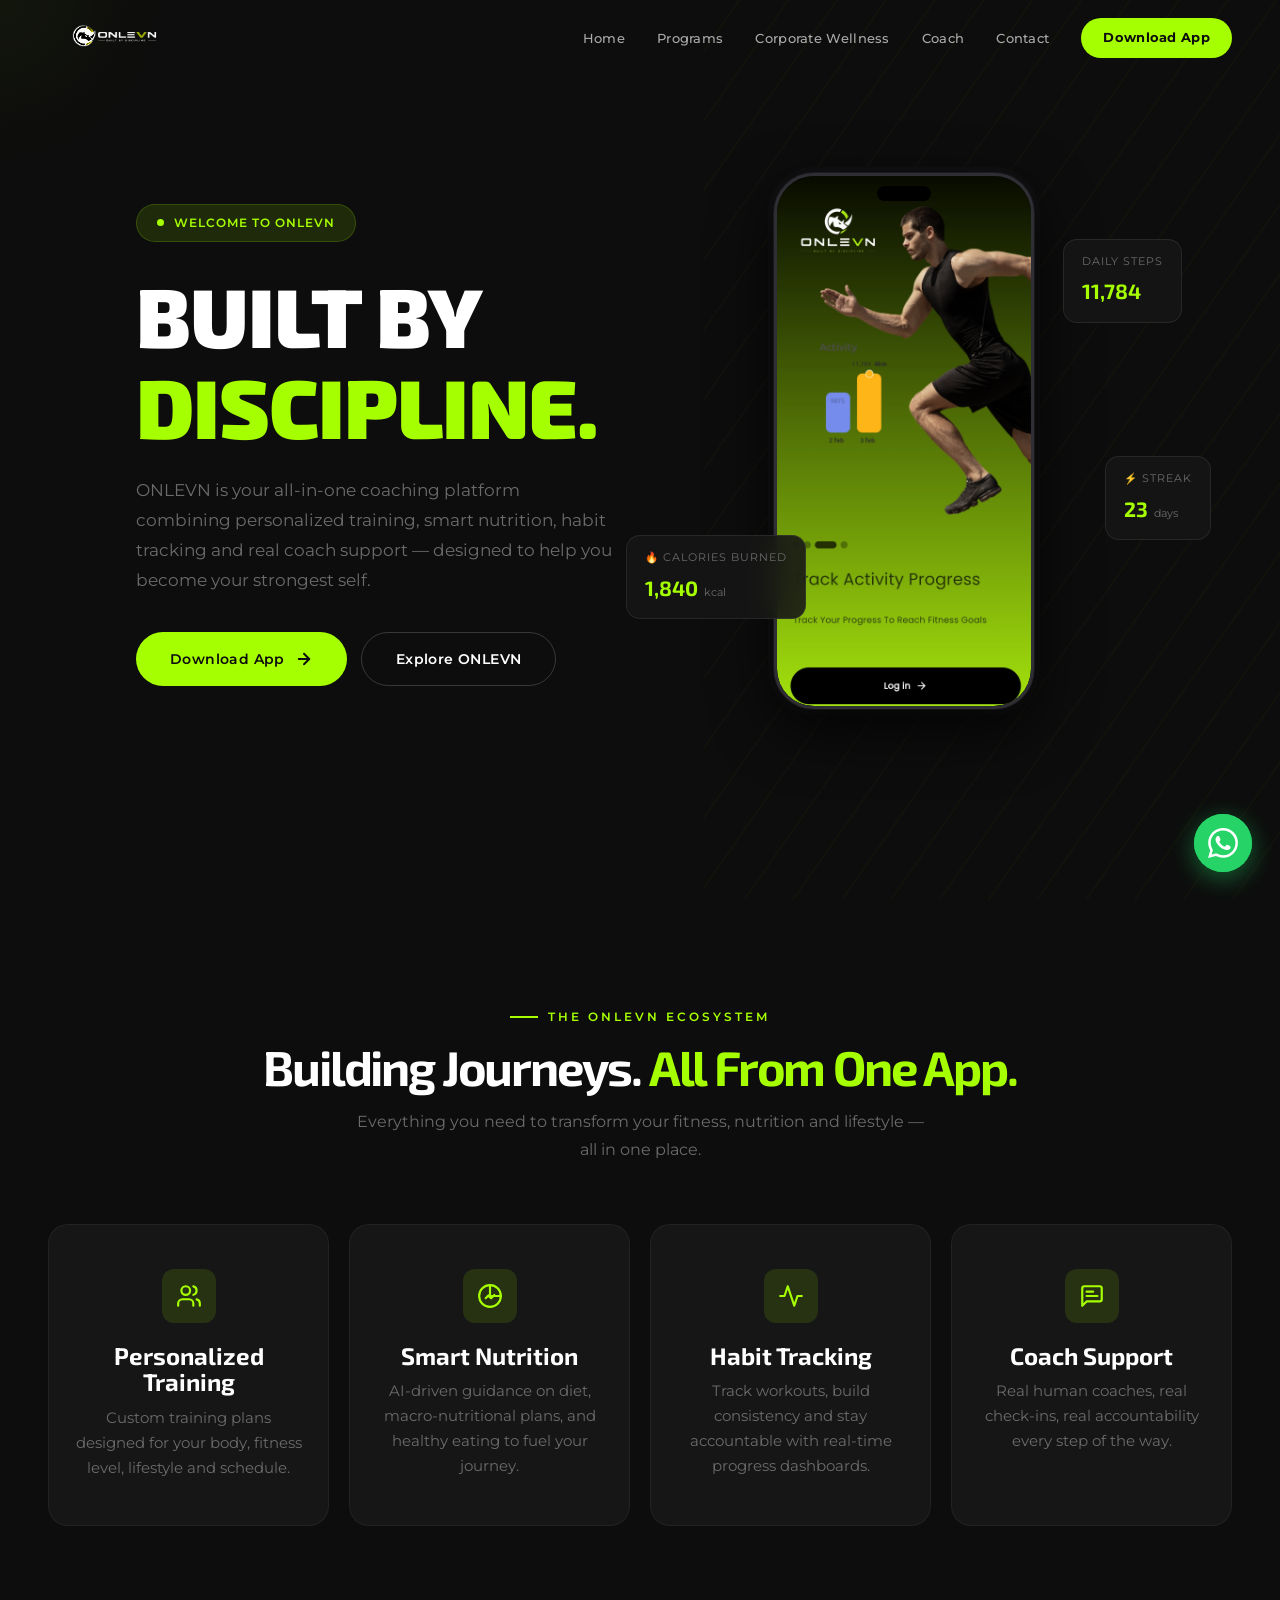
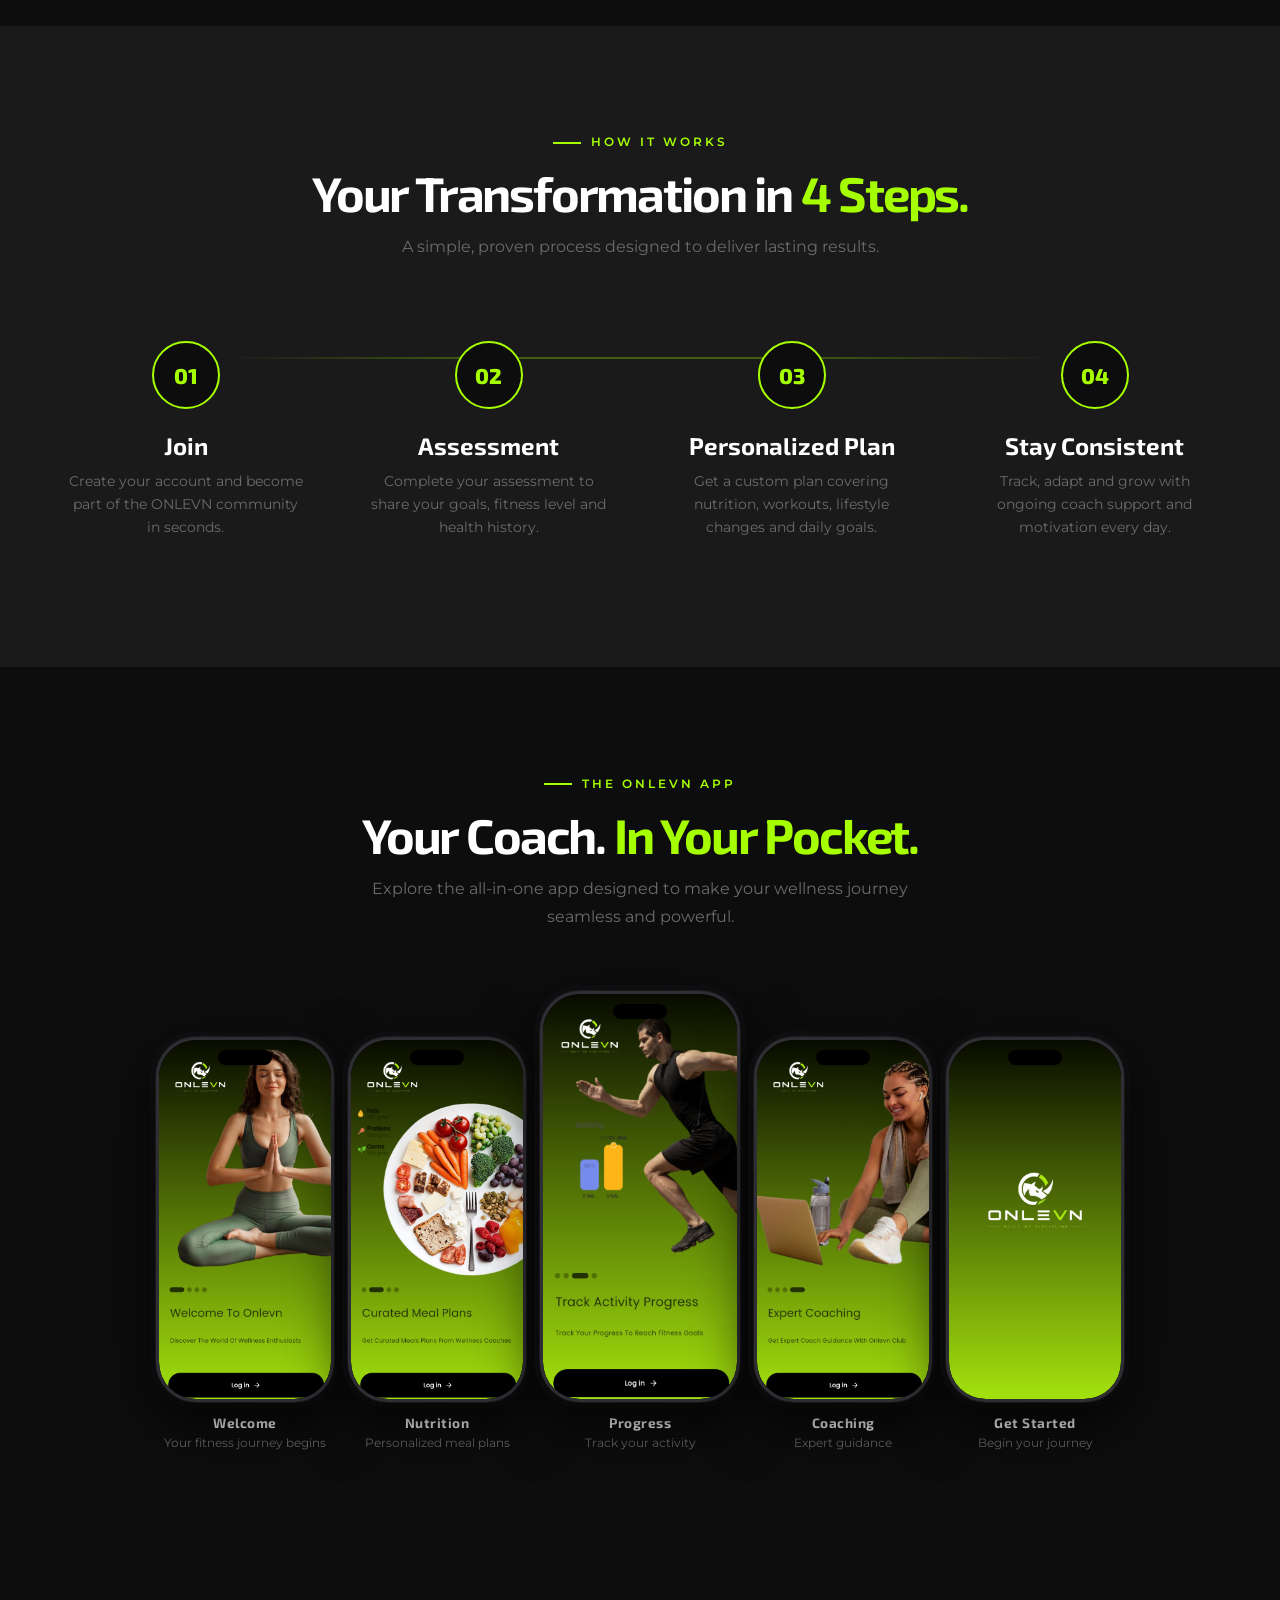
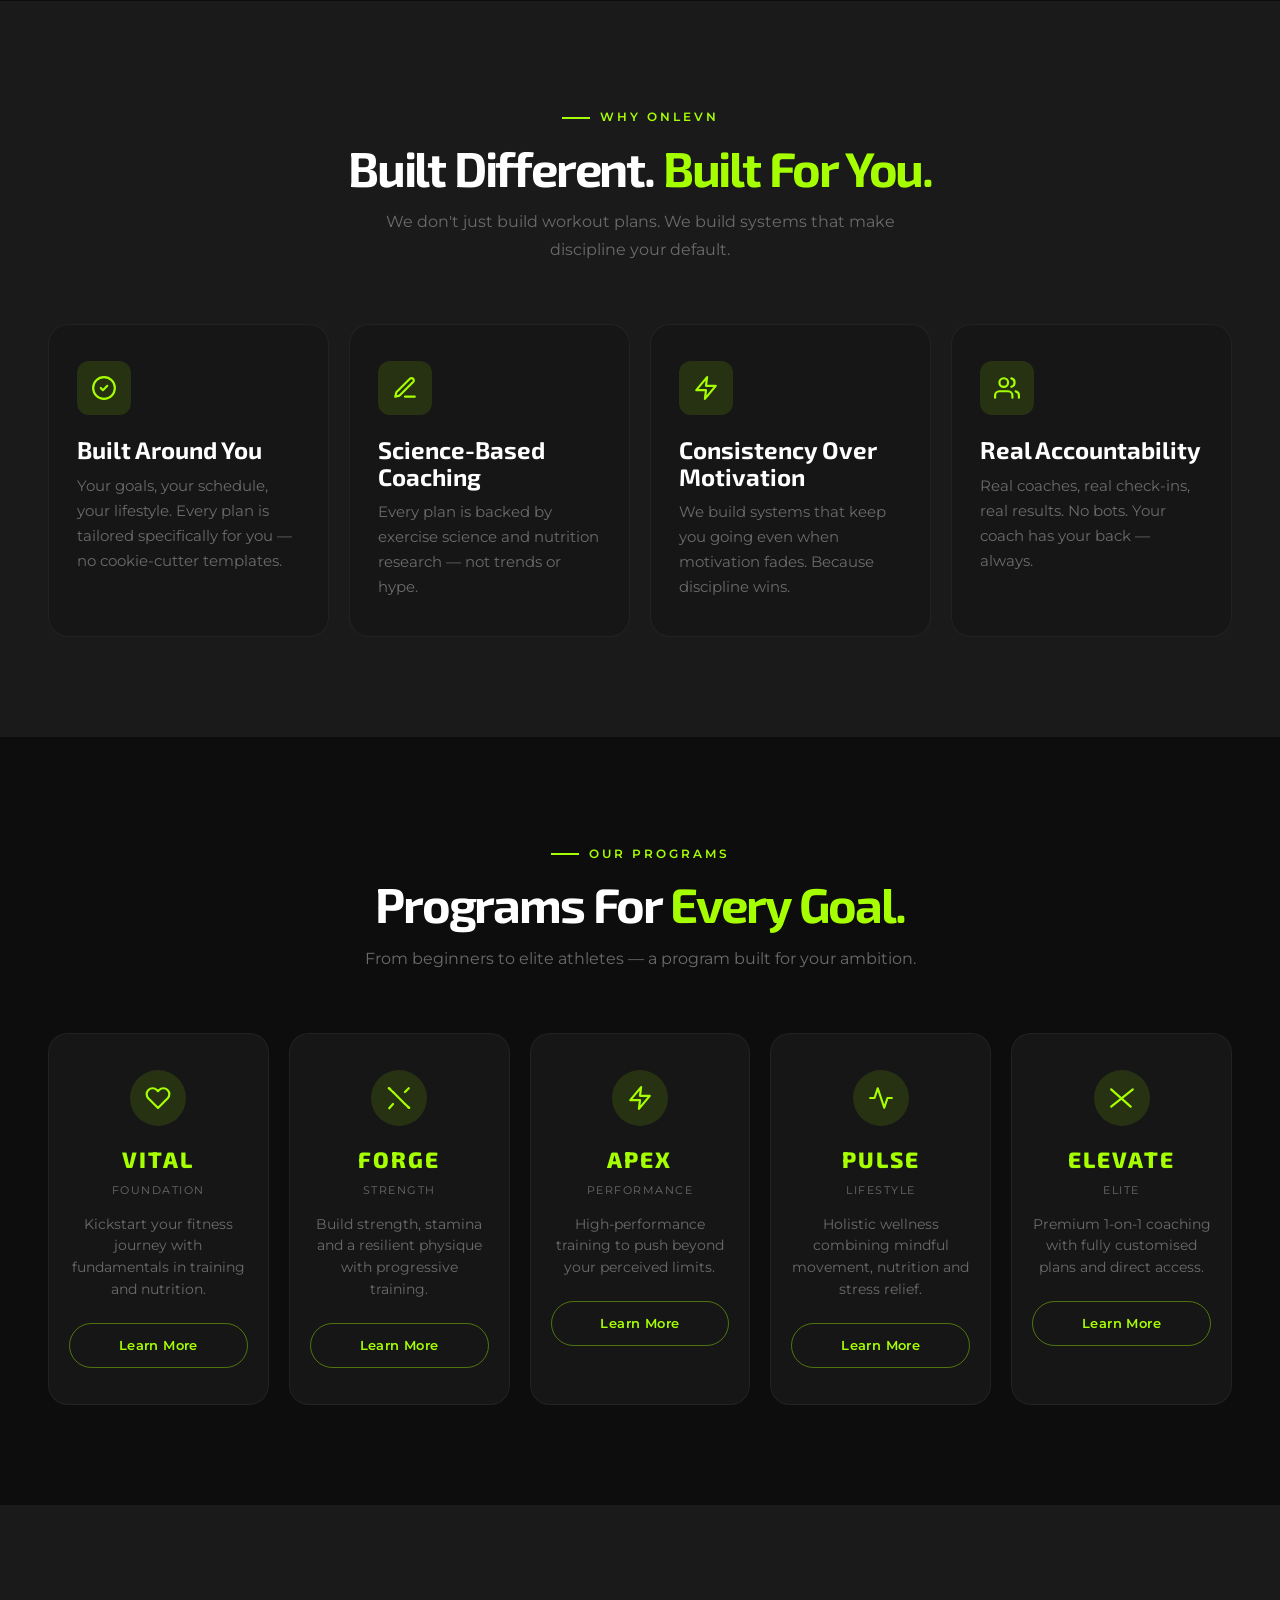
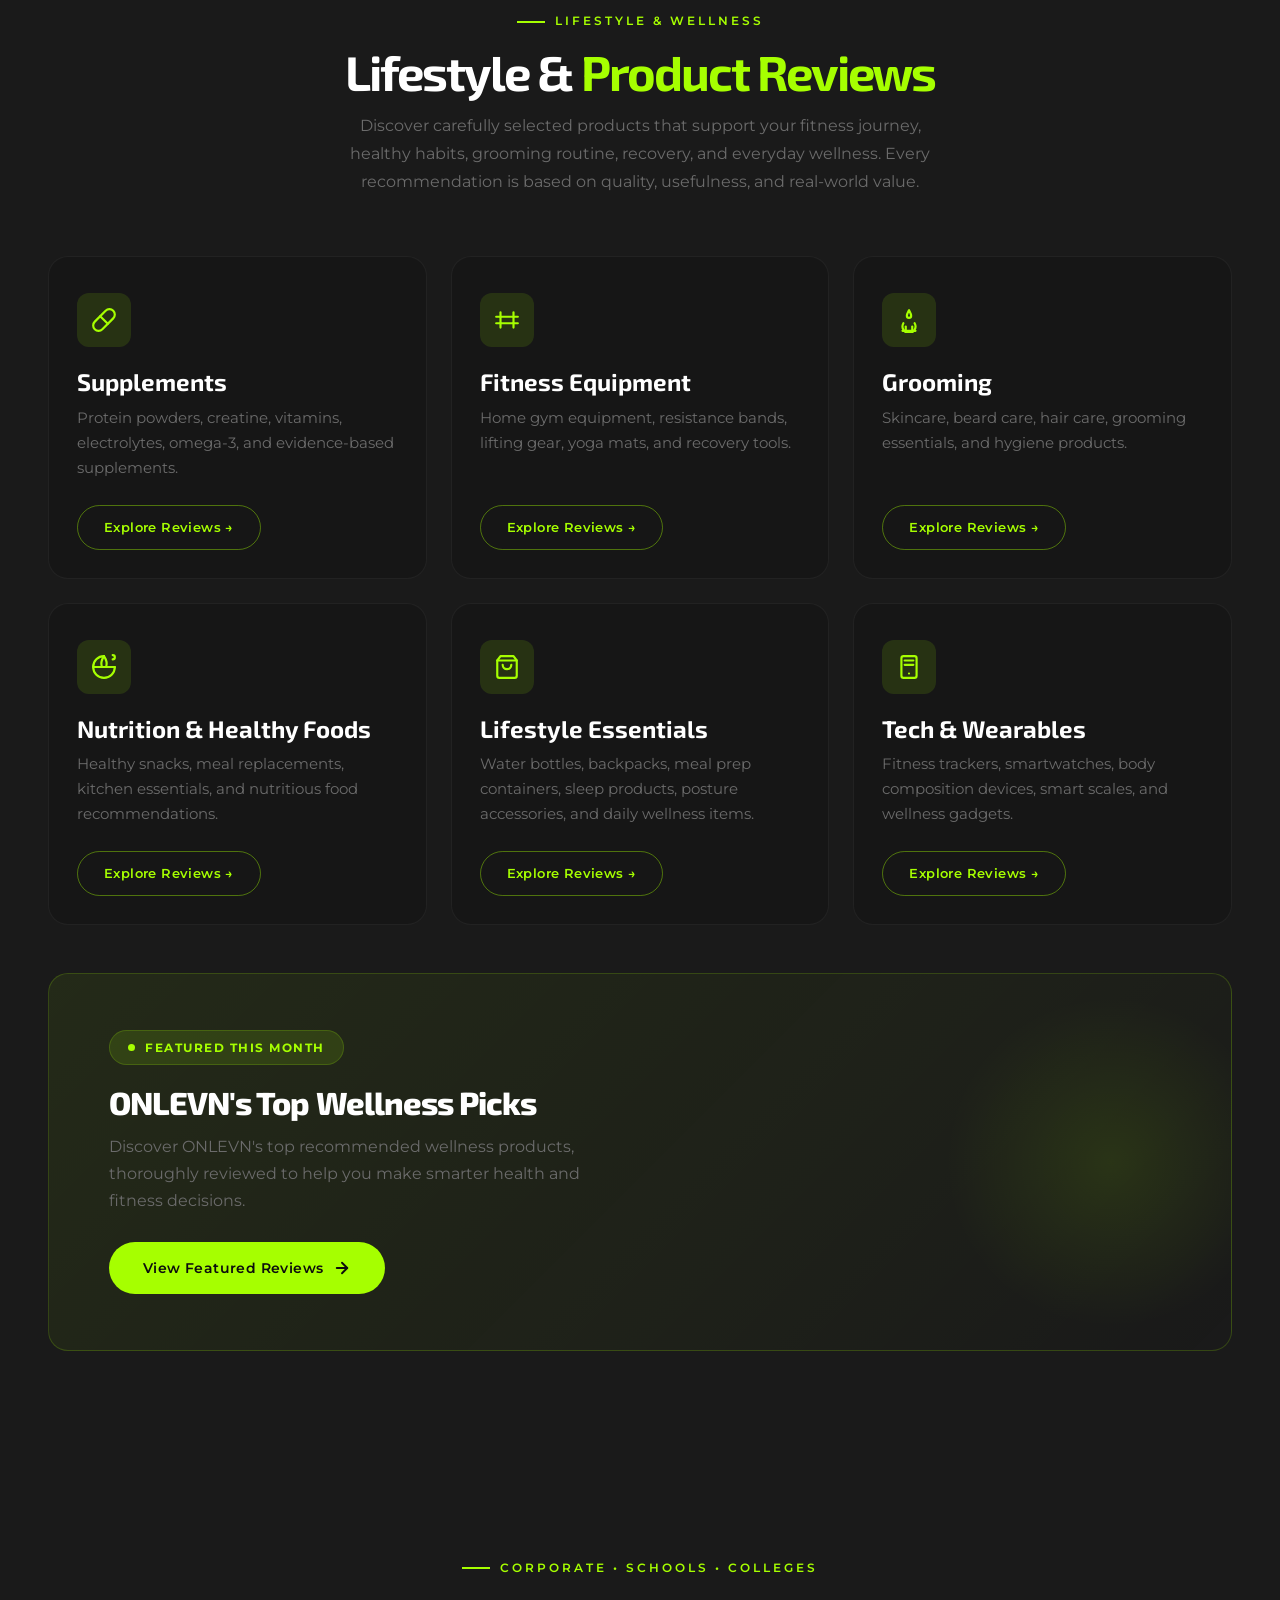
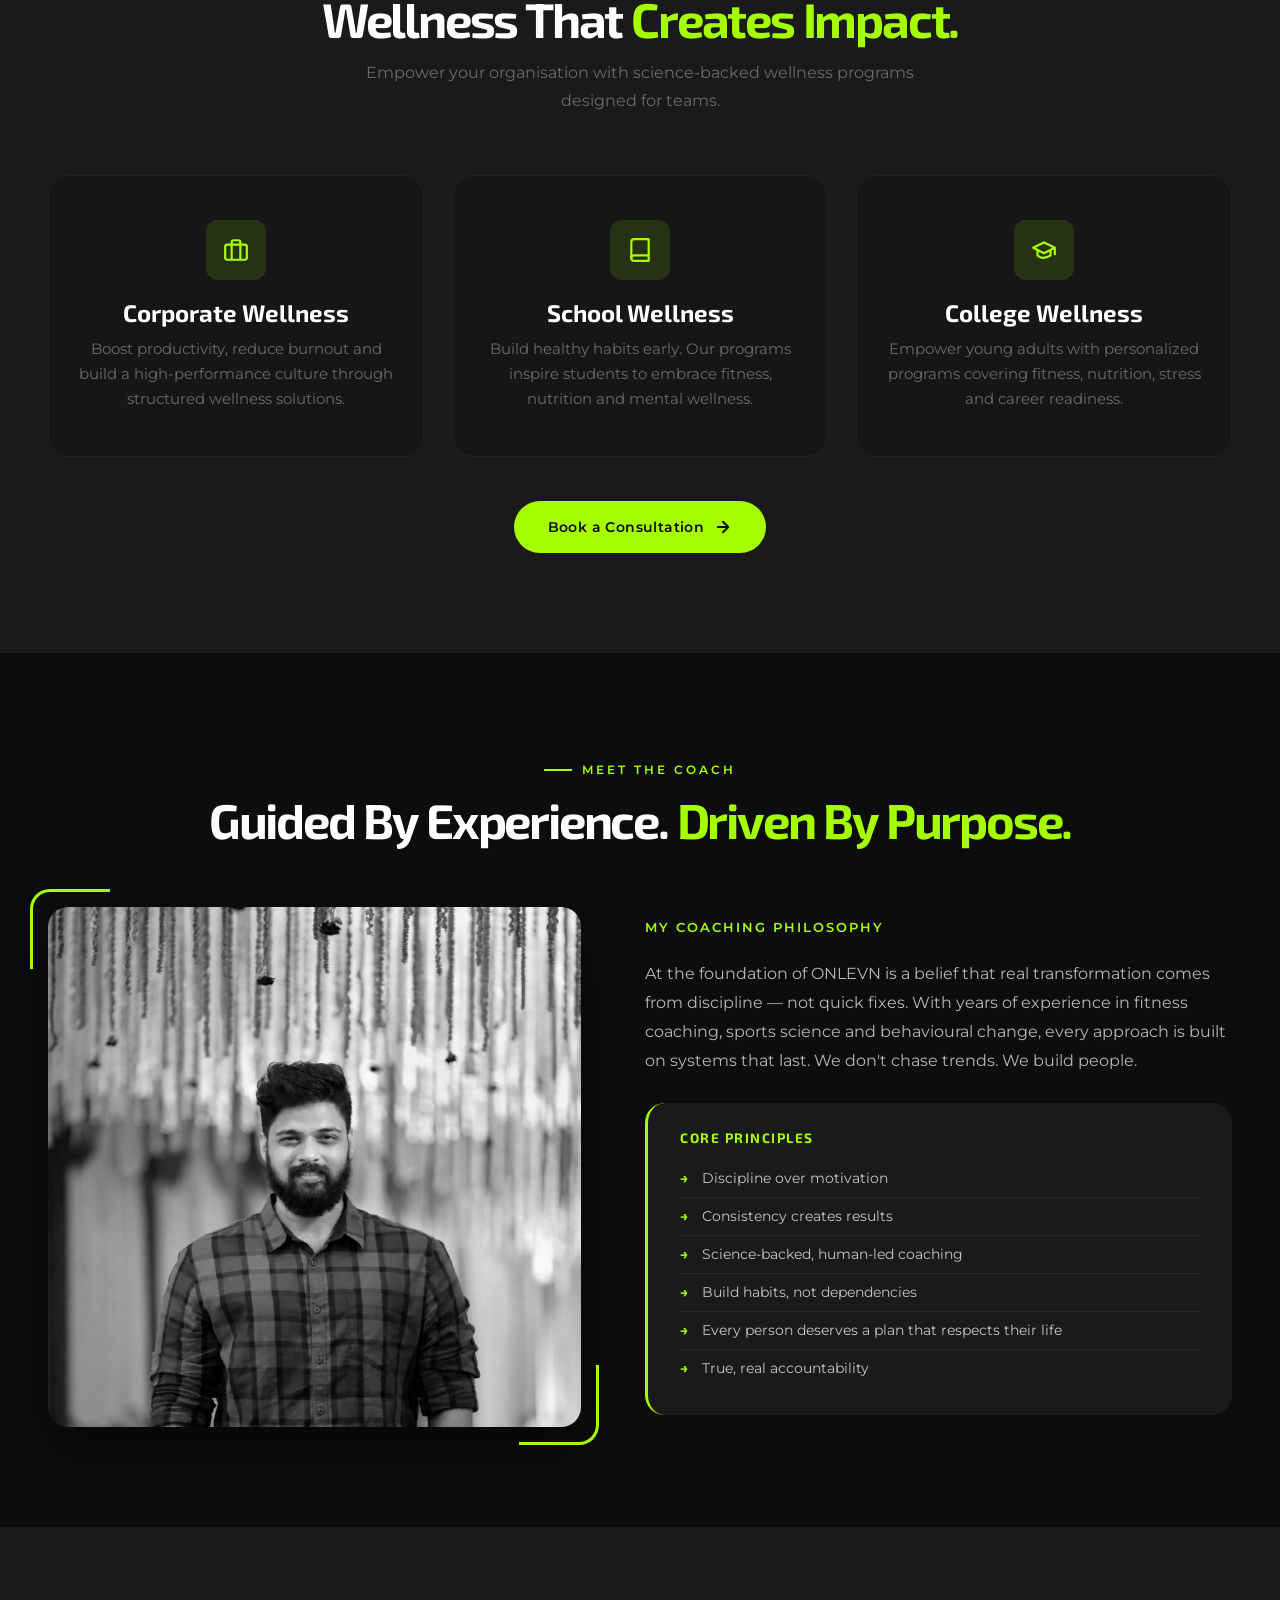
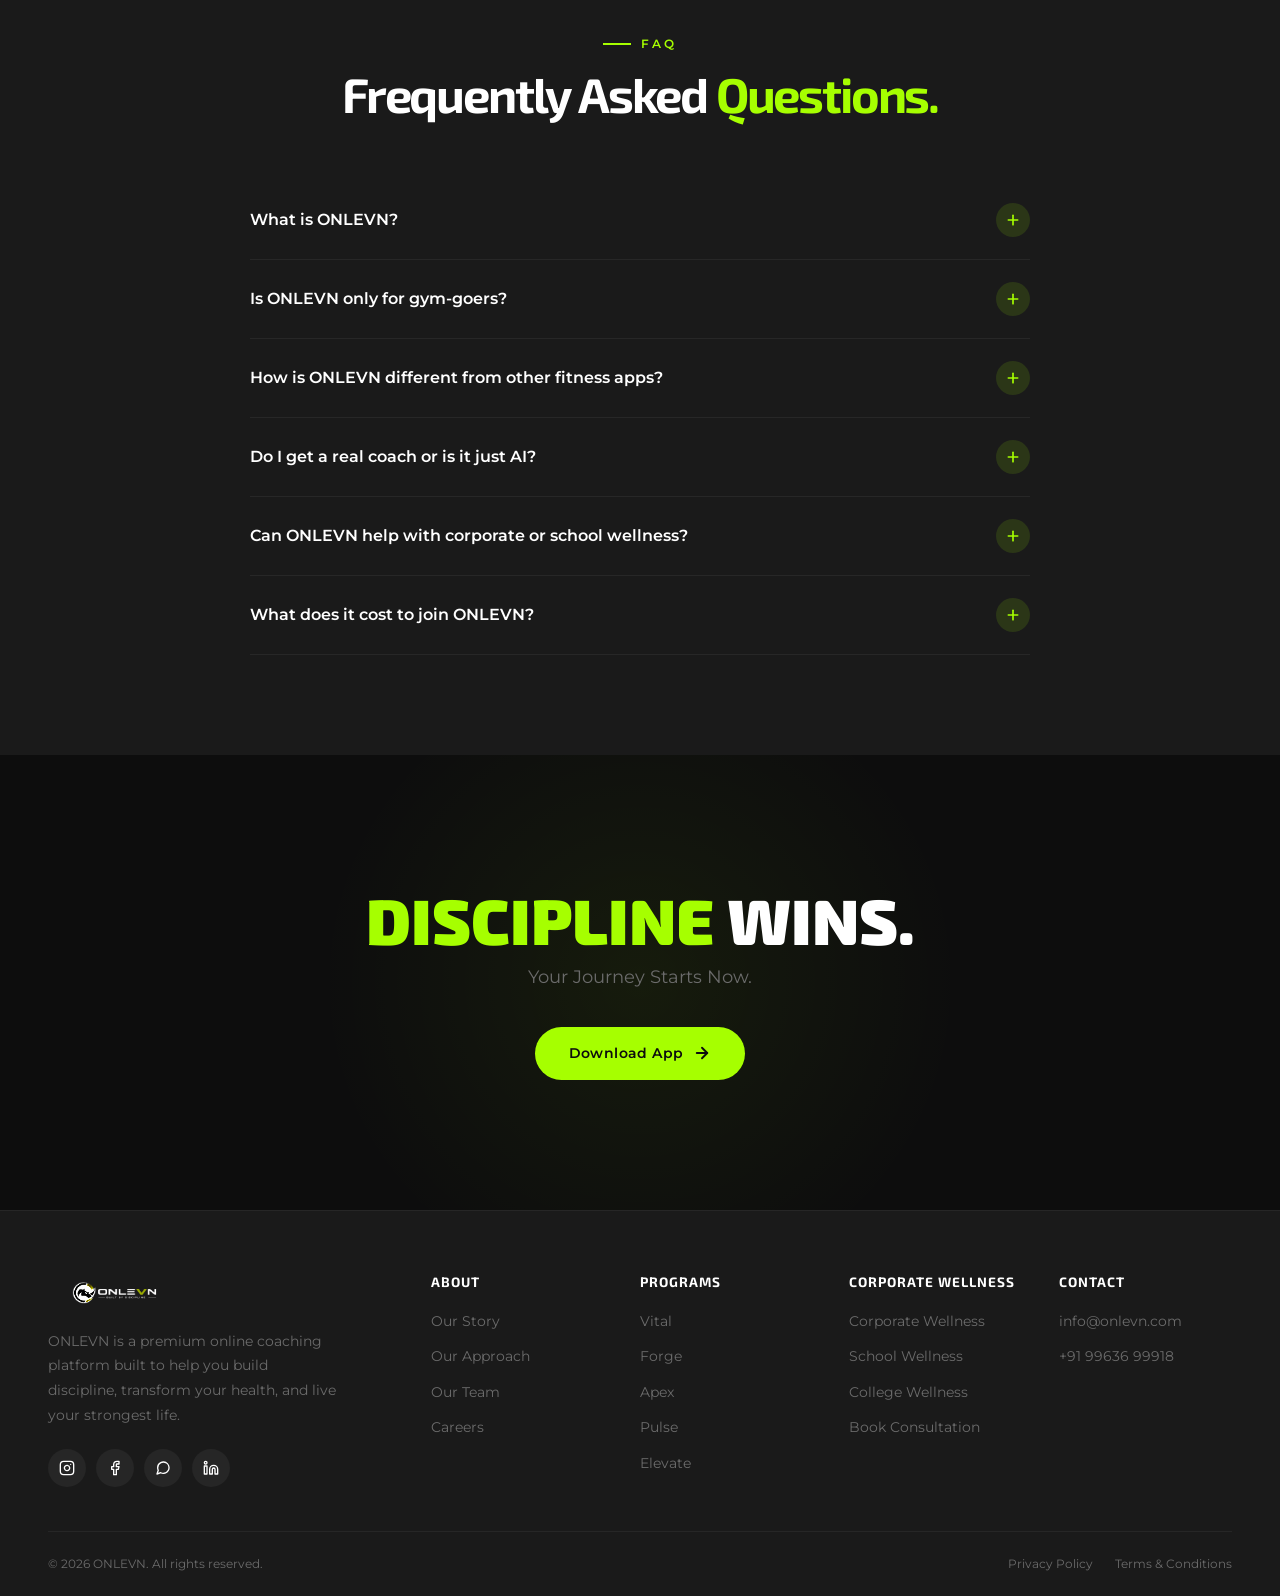
<file: index.html>
<!DOCTYPE html>
<html lang="en">
<head>
  <meta charset="UTF-8" />
  <meta name="viewport" content="width=device-width, initial-scale=1.0" />
  <title>ONLEVN — Built by Discipline | Premium Fitness & Wellness Platform</title>
  <meta name="description" content="ONLEVN is your all-in-one coaching platform that combines personalized training, smart nutrition, habit tracking, and real coach support." />
  <meta name="keywords" content="ONLEVN, fitness, wellness, coaching, personalized training, nutrition, discipline" />
  <meta name="theme-color" content="#0D0D0D" />
  <link rel="stylesheet" href="styles.css" />
  <link rel="preconnect" href="https://fonts.googleapis.com" />
  <link rel="preconnect" href="https://fonts.gstatic.com" crossorigin />
</head>
<body>

  <!-- ═══════════════════════ PAGE LOADER ═══════════════════════ -->
  <div class="page-loader" id="pageLoader">
    <div class="loader-inner">
      <img src="brand_logo/logo_vertical.png" alt="ONLEVN" class="loader-logo-img" />
      <div class="loader-bar"><div class="loader-bar-fill"></div></div>
    </div>
  </div>

  <!-- Cursor glow -->
  <div class="cursor-glow" id="cursorGlow"></div>

  <!-- Nav overlay -->
  <div class="nav-overlay" id="navOverlay"></div>

  <!-- ═══════════════════════ NAVBAR ═══════════════════════ -->
  <nav class="navbar" id="navbar">
    <div class="container">
      <a href="#" class="nav-logo">
        <img src="brand_logo/logo_horizontal.png" alt="ONLEVN — Built by Discipline" />
      </a>

      <div class="nav-links" id="navLinks">
        <a href="#about">Home</a>
        <a href="#programs">Programs</a>
        <a href="#corporate">Corporate Wellness</a>
        <a href="#coach">Coach</a>
        <a href="https://wa.me/919963699918?text=Hi%2C%20I%20visited%20your%20website%20and%20would%20like%20to%20know%20more%20about%20your%20services." target="_blank" rel="noopener noreferrer">Contact</a>
        <a href="download.html" class="btn btn-primary nav-cta">Download App</a>
      </div>

      <button class="nav-toggle" id="navToggle" aria-label="Toggle navigation">
        <span></span><span></span><span></span>
      </button>
    </div>
  </nav>

  <!-- ═══════════════════════ HERO ═══════════════════════ -->
  <section class="hero" id="hero">
    <div class="hero-stripes"></div>
    <div class="container">

      <!-- Left: copy -->
      <div class="hero-content reveal">
        <div class="hero-label">
          <span class="dot"></span>
          Welcome to ONLEVN
        </div>
        <h1>
          Built by<br>
          <span class="text-green">Discipline.</span>
        </h1>
        <p class="hero-subtitle">
          ONLEVN is your all-in-one coaching platform combining personalized training, smart nutrition, habit tracking and real coach support — designed to help you become your strongest self.
        </p>
        <div class="hero-buttons">
          <a href="download.html" class="btn btn-primary">
            Download App
            <svg class="btn-icon" viewBox="0 0 24 24" fill="none" stroke="currentColor" stroke-width="2.5" stroke-linecap="round" stroke-linejoin="round"><path d="M5 12h14"/><path d="m12 5 7 7-7 7"/></svg>
          </a>
          <a href="#about" class="btn btn-secondary">Explore ONLEVN</a>
        </div>
      </div>

      <!-- Right: phone -->
      <div class="hero-visual reveal-scale">
        <div class="hero-glow"></div>

        <div class="hero-phone-wrap">
          <div class="phone-mockup">
            <div class="phone-notch"></div>
            <div class="phone-screen">
              <img
                src="app images/Screenshot_20260711-104833.jpg"
                alt="ONLEVN App"
              />
            </div>
          </div>
        </div>

        <!-- Floating stat pills -->
        <div class="hero-stat hero-stat-1">
          <div class="stat-label">Daily Steps</div>
          <div class="hero-stat-row">
            <span class="stat-value">11,784</span>
          </div>
        </div>
        <div class="hero-stat hero-stat-2">
          <div class="stat-label">🔥 Calories Burned</div>
          <div class="hero-stat-row">
            <span class="stat-value">1,840</span><span class="stat-unit"> kcal</span>
          </div>
        </div>
        <div class="hero-stat hero-stat-3">
          <div class="stat-label">⚡ Streak</div>
          <div class="hero-stat-row">
            <span class="stat-value">23</span><span class="stat-unit"> days</span>
          </div>
        </div>
      </div>

    </div>
  </section>

  <!-- ═══════════════════════ ABOUT / ECOSYSTEM ═══════════════════════ -->
  <section id="about">
    <div class="container">
      <div class="section-header reveal">
        <div class="section-label">The ONLEVN Ecosystem</div>
        <h2>Building Journeys. <span class="text-green">All From One App.</span></h2>
        <p class="section-subtitle">Everything you need to transform your fitness, nutrition and lifestyle — all in one place.</p>
      </div>

      <div class="about-grid">
        <div class="card about-card reveal reveal-delay-1">
          <div class="card-icon">
            <svg viewBox="0 0 24 24" fill="none" stroke="currentColor" stroke-width="2" stroke-linecap="round" stroke-linejoin="round"><path d="M16 21v-2a4 4 0 0 0-4-4H6a4 4 0 0 0-4 4v2"/><circle cx="9" cy="7" r="4"/><path d="M22 21v-2a4 4 0 0 0-3-3.87"/><path d="M16 3.13a4 4 0 0 1 0 7.75"/></svg>
          </div>
          <h3>Personalized Training</h3>
          <p>Custom training plans designed for your body, fitness level, lifestyle and schedule.</p>
        </div>

        <div class="card about-card reveal reveal-delay-2">
          <div class="card-icon">
            <svg viewBox="0 0 24 24" fill="none" stroke="currentColor" stroke-width="2" stroke-linecap="round" stroke-linejoin="round"><path d="M12 2a10 10 0 1 0 10 10H12z"/><path d="M12 2a10 10 0 0 1 10 10"/><path d="m8 14 2.5-2.5L13 14l3-3"/></svg>
          </div>
          <h3>Smart Nutrition</h3>
          <p>AI-driven guidance on diet, macro-nutritional plans, and healthy eating to fuel your journey.</p>
        </div>

        <div class="card about-card reveal reveal-delay-3">
          <div class="card-icon">
            <svg viewBox="0 0 24 24" fill="none" stroke="currentColor" stroke-width="2" stroke-linecap="round" stroke-linejoin="round"><path d="M22 12h-4l-3 9L9 3l-3 9H2"/></svg>
          </div>
          <h3>Habit Tracking</h3>
          <p>Track workouts, build consistency and stay accountable with real-time progress dashboards.</p>
        </div>

        <div class="card about-card reveal reveal-delay-4">
          <div class="card-icon">
            <svg viewBox="0 0 24 24" fill="none" stroke="currentColor" stroke-width="2" stroke-linecap="round" stroke-linejoin="round"><path d="M21 15a2 2 0 0 1-2 2H7l-4 4V5a2 2 0 0 1 2-2h14a2 2 0 0 1 2 2z"/><path d="M13 8H7"/><path d="M17 12H7"/></svg>
          </div>
          <h3>Coach Support</h3>
          <p>Real human coaches, real check-ins, real accountability every step of the way.</p>
        </div>
      </div>
    </div>
  </section>

  <!-- ═══════════════════════ HOW IT WORKS ═══════════════════════ -->
  <section id="how-it-works">
    <div class="container">
      <div class="section-header reveal">
        <div class="section-label">How It Works</div>
        <h2>Your Transformation in <span class="text-green">4 Steps.</span></h2>
        <p class="section-subtitle">A simple, proven process designed to deliver lasting results.</p>
      </div>

      <div class="steps-grid">
        <div class="step-card card reveal reveal-delay-1">
          <div class="step-number">01</div>
          <h3>Join</h3>
          <p>Create your account and become part of the ONLEVN community in seconds.</p>
        </div>
        <div class="step-card card reveal reveal-delay-2">
          <div class="step-number">02</div>
          <h3>Assessment</h3>
          <p>Complete your assessment to share your goals, fitness level and health history.</p>
        </div>
        <div class="step-card card reveal reveal-delay-3">
          <div class="step-number">03</div>
          <h3>Personalized Plan</h3>
          <p>Get a custom plan covering nutrition, workouts, lifestyle changes and daily goals.</p>
        </div>
        <div class="step-card card reveal reveal-delay-4">
          <div class="step-number">04</div>
          <h3>Stay Consistent</h3>
          <p>Track, adapt and grow with ongoing coach support and motivation every day.</p>
        </div>
      </div>
    </div>
  </section>

  <!-- ═══════════════════════ APP SHOWCASE ═══════════════════════ -->
  <section id="app-showcase">
    <div class="container">
      <div class="section-header reveal">
        <div class="section-label">The ONLEVN App</div>
        <h2>Your Coach. <span class="text-green">In Your Pocket.</span></h2>
        <p class="section-subtitle">Explore the all-in-one app designed to make your wellness journey seamless and powerful.</p>
      </div>

      <div class="showcase-phones reveal-scale">

        <!-- 1 — Splash / Dashboard -->
        <div class="showcase-item">
          <div class="phone-mockup">
            <div class="phone-notch"></div>
            <div class="phone-screen">
              <img
                src="app images/Screenshot_20260711-104824.jpg"
                alt="ONLEVN Dashboard"
              />
            </div>
          </div>
          <div class="showcase-label-text">
            <h4>Welcome</h4>
            <p>Your fitness journey begins</p>
          </div>
        </div>

        <!-- 2 — Welcome / Workouts -->
        <div class="showcase-item">
          <div class="phone-mockup">
            <div class="phone-notch"></div>
            <div class="phone-screen">
              <img
                src="app images/Screenshot_20260711-104829.jpg"
                alt="ONLEVN Workouts"
              />
            </div>
          </div>
          <div class="showcase-label-text">
            <h4>Nutrition</h4>
            <p>Personalized meal plans</p>
          </div>
        </div>

        <!-- 3 — Nutrition (center / tallest) -->
        <div class="showcase-item center">
          <div class="phone-mockup">
            <div class="phone-notch"></div>
            <div class="phone-screen">
              <img
                src="app images/Screenshot_20260711-104833.jpg"
                alt="ONLEVN Nutrition"
              />
            </div>
          </div>
          <div class="showcase-label-text">
            <h4>Progress</h4>
            <p>Track your activity</p>
          </div>
        </div>

        <!-- 4 — Activity / Progress -->
        <div class="showcase-item">
          <div class="phone-mockup">
            <div class="phone-notch"></div>
            <div class="phone-screen">
              <img
                src="app images/Screenshot_20260711-104836.jpg"
                alt="ONLEVN Progress"
              />
            </div>
          </div>
          <div class="showcase-label-text">
            <h4>Coaching</h4>
            <p>Expert guidance</p>
          </div>
        </div>

        <!-- 5 — Coaching -->
        <div class="showcase-item">
          <div class="phone-mockup">
            <div class="phone-notch"></div>
            <div class="phone-screen">
              <img
                src="app images/Screenshot_20260711-104905.jpg"
                alt="ONLEVN Coach Chat"
              />
            </div>
          </div>
          <div class="showcase-label-text">
            <h4>Get Started</h4>
            <p>Begin your journey</p>
          </div>
        </div>

      </div><!-- /.showcase-phones -->
    </div>
  </section>

  <!-- ═══════════════════════ WHY ONLEVN ═══════════════════════ -->
  <section id="why-onlevn">
    <div class="container">
      <div class="section-header reveal">
        <div class="section-label">Why ONLEVN</div>
        <h2>Built Different. <span class="text-green">Built For You.</span></h2>
        <p class="section-subtitle">We don't just build workout plans. We build systems that make discipline your default.</p>
      </div>

      <div class="why-grid">
        <div class="card reveal reveal-delay-1">
          <div class="card-icon">
            <svg viewBox="0 0 24 24" fill="none" stroke="currentColor" stroke-width="2" stroke-linecap="round" stroke-linejoin="round"><circle cx="12" cy="12" r="10"/><path d="m9 12 2 2 4-4"/></svg>
          </div>
          <h3>Built Around You</h3>
          <p>Your goals, your schedule, your lifestyle. Every plan is tailored specifically for you — no cookie-cutter templates.</p>
        </div>

        <div class="card reveal reveal-delay-2">
          <div class="card-icon">
            <svg viewBox="0 0 24 24" fill="none" stroke="currentColor" stroke-width="2" stroke-linecap="round" stroke-linejoin="round"><path d="M12 20h9"/><path d="M16.5 3.5a2.121 2.121 0 0 1 3 3L7 19l-4 1 1-4L16.5 3.5z"/></svg>
          </div>
          <h3>Science-Based Coaching</h3>
          <p>Every plan is backed by exercise science and nutrition research — not trends or hype.</p>
        </div>

        <div class="card reveal reveal-delay-3">
          <div class="card-icon">
            <svg viewBox="0 0 24 24" fill="none" stroke="currentColor" stroke-width="2" stroke-linecap="round" stroke-linejoin="round"><path d="M13 2L3 14h9l-1 8 10-12h-9l1-8z"/></svg>
          </div>
          <h3>Consistency Over Motivation</h3>
          <p>We build systems that keep you going even when motivation fades. Because discipline wins.</p>
        </div>

        <div class="card reveal reveal-delay-4">
          <div class="card-icon">
            <svg viewBox="0 0 24 24" fill="none" stroke="currentColor" stroke-width="2" stroke-linecap="round" stroke-linejoin="round"><path d="M17 21v-2a4 4 0 0 0-4-4H5a4 4 0 0 0-4 4v2"/><circle cx="9" cy="7" r="4"/><path d="M23 21v-2a4 4 0 0 0-3-3.87"/><path d="M16 3.13a4 4 0 0 1 0 7.75"/></svg>
          </div>
          <h3>Real Accountability</h3>
          <p>Real coaches, real check-ins, real results. No bots. Your coach has your back — always.</p>
        </div>
      </div>
    </div>
  </section>

  <!-- ═══════════════════════ PROGRAMS ═══════════════════════ -->
  <section id="programs">
    <div class="container">
      <div class="section-header reveal">
        <div class="section-label">Our Programs</div>
        <h2>Programs For <span class="text-green">Every Goal.</span></h2>
        <p class="section-subtitle">From beginners to elite athletes — a program built for your ambition.</p>
      </div>

      <div class="programs-grid">

        <div class="card program-card reveal reveal-delay-1">
          <div class="program-icon">
            <svg viewBox="0 0 24 24" fill="none" stroke="currentColor" stroke-width="2" stroke-linecap="round" stroke-linejoin="round"><path d="M20.84 4.61a5.5 5.5 0 0 0-7.78 0L12 5.67l-1.06-1.06a5.5 5.5 0 0 0-7.78 7.78l1.06 1.06L12 21.23l7.78-7.78 1.06-1.06a5.5 5.5 0 0 0 0-7.78z"/></svg>
          </div>
          <div class="program-name">Vital</div>
          <div class="program-tag">Foundation</div>
          <p>Kickstart your fitness journey with fundamentals in training and nutrition.</p>
          <a href="#" class="btn btn-outline-green btn-sm">Learn More</a>
        </div>

        <div class="card program-card reveal reveal-delay-2">
          <div class="program-icon">
            <svg viewBox="0 0 24 24" fill="none" stroke="currentColor" stroke-width="2" stroke-linecap="round" stroke-linejoin="round"><path d="m6.5 6.5 11 11"/><path d="m21 21-1-1"/><path d="M3 3l1 1"/><path d="M17.5 6.5 21 3"/><path d="m6.5 6.5-4-3.5"/><path d="m17.5 17.5 4 3.5"/><path d="m6.5 17.5-3.5 4"/></svg>
          </div>
          <div class="program-name">Forge</div>
          <div class="program-tag">Strength</div>
          <p>Build strength, stamina and a resilient physique with progressive training.</p>
          <a href="#" class="btn btn-outline-green btn-sm">Learn More</a>
        </div>

        <div class="card program-card reveal reveal-delay-3">
          <div class="program-icon">
            <svg viewBox="0 0 24 24" fill="none" stroke="currentColor" stroke-width="2" stroke-linecap="round" stroke-linejoin="round"><polygon points="13 2 3 14 12 14 11 22 21 10 12 10 13 2"/></svg>
          </div>
          <div class="program-name">Apex</div>
          <div class="program-tag">Performance</div>
          <p>High-performance training to push beyond your perceived limits.</p>
          <a href="#" class="btn btn-outline-green btn-sm">Learn More</a>
        </div>

        <div class="card program-card reveal reveal-delay-4">
          <div class="program-icon">
            <svg viewBox="0 0 24 24" fill="none" stroke="currentColor" stroke-width="2" stroke-linecap="round" stroke-linejoin="round"><path d="M22 12h-4l-3 9L9 3l-3 9H2"/></svg>
          </div>
          <div class="program-name">Pulse</div>
          <div class="program-tag">Lifestyle</div>
          <p>Holistic wellness combining mindful movement, nutrition and stress relief.</p>
          <a href="#" class="btn btn-outline-green btn-sm">Learn More</a>
        </div>

        <div class="card program-card reveal reveal-delay-5">
          <div class="program-icon">
            <svg viewBox="0 0 24 24" fill="none" stroke="currentColor" stroke-width="2" stroke-linecap="round" stroke-linejoin="round"><path d="m2 20 20-16"/><path d="M20 20 2 4"/></svg>
          </div>
          <div class="program-name">Elevate</div>
          <div class="program-tag">Elite</div>
          <p>Premium 1-on-1 coaching with fully customised plans and direct access.</p>
          <a href="#" class="btn btn-outline-green btn-sm">Learn More</a>
        </div>

      </div>
    </div>
  </section>

  <!-- ═══════════════════════ LIFESTYLE & PRODUCT REVIEWS ═══════════════════════ -->
  <section id="lifestyle-reviews" aria-labelledby="lifestyle-heading">
    <div class="container">
      <div class="section-header reveal">
        <div class="section-label">Lifestyle &amp; Wellness</div>
        <h2 id="lifestyle-heading">Lifestyle &amp; <span class="text-green">Product Reviews</span></h2>
        <p class="section-subtitle">Discover carefully selected products that support your fitness journey, healthy habits, grooming routine, recovery, and everyday wellness. Every recommendation is based on quality, usefulness, and real-world value.</p>
      </div>

      <!-- Review Category Cards -->
      <div class="review-grid" role="list">

        <!-- 1. Supplements -->
        <article class="card review-card reveal reveal-delay-1" role="listitem" data-category="supplements" data-url="#">
          <div class="card-icon review-icon" aria-hidden="true">
            <svg viewBox="0 0 24 24" fill="none" stroke="currentColor" stroke-width="2" stroke-linecap="round" stroke-linejoin="round"><path d="m10.5 20.5 10-10a4.95 4.95 0 1 0-7-7l-10 10a4.95 4.95 0 1 0 7 7Z"/><path d="m8.5 8.5 7 7"/></svg>
          </div>
          <div class="review-card-body">
            <h3>Supplements</h3>
            <p>Protein powders, creatine, vitamins, electrolytes, omega-3, and evidence-based supplements.</p>
          </div>
          <a href="#" class="btn btn-outline-green btn-sm review-cta" aria-label="Explore supplement reviews">Explore Reviews →</a>
        </article>

        <!-- 2. Fitness Equipment -->
        <article class="card review-card reveal reveal-delay-2" role="listitem" data-category="equipment" data-url="#">
          <div class="card-icon review-icon" aria-hidden="true">
            <svg viewBox="0 0 24 24" fill="none" stroke="currentColor" stroke-width="2" stroke-linecap="round" stroke-linejoin="round"><path d="M6 5v14"/><path d="M18 5v14"/><path d="M2 9h4"/><path d="M2 15h4"/><path d="M18 9h4"/><path d="M18 15h4"/><path d="M6 9h12"/><path d="M6 15h12"/></svg>
          </div>
          <div class="review-card-body">
            <h3>Fitness Equipment</h3>
            <p>Home gym equipment, resistance bands, lifting gear, yoga mats, and recovery tools.</p>
          </div>
          <a href="#" class="btn btn-outline-green btn-sm review-cta" aria-label="Explore fitness equipment reviews">Explore Reviews →</a>
        </article>

        <!-- 3. Grooming -->
        <article class="card review-card reveal reveal-delay-3" role="listitem" data-category="grooming" data-url="#">
          <div class="card-icon review-icon" aria-hidden="true">
            <svg viewBox="0 0 24 24" fill="none" stroke="currentColor" stroke-width="2" stroke-linecap="round" stroke-linejoin="round"><path d="M12 3c-1 2-2 3.5-2 5a2 2 0 0 0 4 0c0-1.5-1-3-2-5Z"/><path d="M6.8 15a6 6 0 1 0 10.4 0"/><path d="M6 22h12"/><path d="M9 18v4"/><path d="M15 18v4"/></svg>
          </div>
          <div class="review-card-body">
            <h3>Grooming</h3>
            <p>Skincare, beard care, hair care, grooming essentials, and hygiene products.</p>
          </div>
          <a href="#" class="btn btn-outline-green btn-sm review-cta" aria-label="Explore grooming reviews">Explore Reviews →</a>
        </article>

        <!-- 4. Nutrition & Healthy Foods -->
        <article class="card review-card reveal reveal-delay-1" role="listitem" data-category="nutrition" data-url="#">
          <div class="card-icon review-icon" aria-hidden="true">
            <svg viewBox="0 0 24 24" fill="none" stroke="currentColor" stroke-width="2" stroke-linecap="round" stroke-linejoin="round"><path d="M12 2a10 10 0 1 0 10 10"/><path d="M12 2c2.4 3.6 3 7 2 10"/><path d="M12 2C9.6 5.6 9 9 10 12"/><path d="M2 12h20"/><path d="M20 5a2 2 0 0 0 2-2 2 2 0 0 0-2-2"/></svg>
          </div>
          <div class="review-card-body">
            <h3>Nutrition &amp; Healthy Foods</h3>
            <p>Healthy snacks, meal replacements, kitchen essentials, and nutritious food recommendations.</p>
          </div>
          <a href="#" class="btn btn-outline-green btn-sm review-cta" aria-label="Explore nutrition reviews">Explore Reviews →</a>
        </article>

        <!-- 5. Lifestyle Essentials -->
        <article class="card review-card reveal reveal-delay-2" role="listitem" data-category="lifestyle" data-url="#">
          <div class="card-icon review-icon" aria-hidden="true">
            <svg viewBox="0 0 24 24" fill="none" stroke="currentColor" stroke-width="2" stroke-linecap="round" stroke-linejoin="round"><path d="M6 2 3 6v14a2 2 0 0 0 2 2h14a2 2 0 0 0 2-2V6l-3-4z"/><line x1="3" y1="6" x2="21" y2="6"/><path d="M16 10a4 4 0 0 1-8 0"/></svg>
          </div>
          <div class="review-card-body">
            <h3>Lifestyle Essentials</h3>
            <p>Water bottles, backpacks, meal prep containers, sleep products, posture accessories, and daily wellness items.</p>
          </div>
          <a href="#" class="btn btn-outline-green btn-sm review-cta" aria-label="Explore lifestyle essential reviews">Explore Reviews →</a>
        </article>

        <!-- 6. Tech & Wearables -->
        <article class="card review-card reveal reveal-delay-3" role="listitem" data-category="tech" data-url="#">
          <div class="card-icon review-icon" aria-hidden="true">
            <svg viewBox="0 0 24 24" fill="none" stroke="currentColor" stroke-width="2" stroke-linecap="round" stroke-linejoin="round"><rect x="5" y="2" width="14" height="20" rx="2"/><path d="M12 18h.01"/><path d="M8 6h8"/><path d="M8 10h8"/></svg>
          </div>
          <div class="review-card-body">
            <h3>Tech &amp; Wearables</h3>
            <p>Fitness trackers, smartwatches, body composition devices, smart scales, and wellness gadgets.</p>
          </div>
          <a href="#" class="btn btn-outline-green btn-sm review-cta" aria-label="Explore tech and wearable reviews">Explore Reviews →</a>
        </article>

      </div><!-- /.review-grid -->

      <!-- Featured Recommendation Banner -->
      <div class="review-featured-banner reveal" role="complementary" aria-label="Featured this month">
        <div class="review-featured-inner">
          <div class="review-featured-label">
            <span class="dot"></span>
            Featured This Month
          </div>
          <h3>ONLEVN's Top Wellness Picks</h3>
          <p>Discover ONLEVN's top recommended wellness products, thoroughly reviewed to help you make smarter health and fitness decisions.</p>
          <a href="#" class="btn btn-primary" aria-label="View featured product reviews">
            View Featured Reviews
            <svg class="btn-icon" viewBox="0 0 24 24" fill="none" stroke="currentColor" stroke-width="2.5" stroke-linecap="round" stroke-linejoin="round"><path d="M5 12h14"/><path d="m12 5 7 7-7 7"/></svg>
          </a>
        </div>
        <div class="review-featured-glow" aria-hidden="true"></div>
      </div>

    </div>
  </section>

  <!-- ═ ═ ═ ═ ═ ═ ═ ═ ═ ═ ═ ═ ═ ═ ═ ═ ═ ═ ═ ═ ═ ═ ═  CORPORATE / SCHOOLS / COLLEGES ═ ═ ═ ═ ═ ═ ═ ═ ═ ═ ═ ═ ═ ═ ═ ═ ═ ═ ═ ═ ═ ═ ═  -->
  <section id="corporate">
    <div class="container">
      <div class="section-header reveal">
        <div class="section-label">Corporate • Schools • Colleges</div>
        <h2>Wellness That <span class="text-green">Creates Impact.</span></h2>
        <p class="section-subtitle">Empower your organisation with science-backed wellness programs designed for teams.</p>
      </div>

      <div class="corporate-grid">
        <div class="card corporate-card reveal reveal-delay-1">
          <div class="card-icon">
            <svg viewBox="0 0 24 24" fill="none" stroke="currentColor" stroke-width="2" stroke-linecap="round" stroke-linejoin="round"><rect x="2" y="7" width="20" height="14" rx="2" ry="2"/><path d="M16 21V5a2 2 0 0 0-2-2h-4a2 2 0 0 0-2 2v16"/></svg>
          </div>
          <h3>Corporate Wellness</h3>
          <p>Boost productivity, reduce burnout and build a high-performance culture through structured wellness solutions.</p>
        </div>

        <div class="card corporate-card reveal reveal-delay-2">
          <div class="card-icon">
            <svg viewBox="0 0 24 24" fill="none" stroke="currentColor" stroke-width="2" stroke-linecap="round" stroke-linejoin="round"><path d="M4 19.5A2.5 2.5 0 0 1 6.5 17H20"/><path d="M6.5 2H20v20H6.5A2.5 2.5 0 0 1 4 19.5v-15A2.5 2.5 0 0 1 6.5 2z"/></svg>
          </div>
          <h3>School Wellness</h3>
          <p>Build healthy habits early. Our programs inspire students to embrace fitness, nutrition and mental wellness.</p>
        </div>

        <div class="card corporate-card reveal reveal-delay-3">
          <div class="card-icon">
            <svg viewBox="0 0 24 24" fill="none" stroke="currentColor" stroke-width="2" stroke-linecap="round" stroke-linejoin="round"><path d="M22 10v6M2 10l10-5 10 5-10 5z"/><path d="M6 12v5c3 3 6 3 12 0v-5"/></svg>
          </div>
          <h3>College Wellness</h3>
          <p>Empower young adults with personalized programs covering fitness, nutrition, stress and career readiness.</p>
        </div>
      </div>

      <div class="corporate-cta reveal">
        <a href="#" class="btn btn-primary">
          Book a Consultation
          <svg class="btn-icon" viewBox="0 0 24 24" fill="none" stroke="currentColor" stroke-width="2.5" stroke-linecap="round" stroke-linejoin="round"><path d="M5 12h14"/><path d="m12 5 7 7-7 7"/></svg>
        </a>
      </div>
    </div>
  </section>

  <!-- ═══════════════════════ MEET THE COACH ═══════════════════════ -->
  <section id="coach">
    <div class="container">
      <div class="section-header reveal">
        <div class="section-label">Meet the Coach</div>
        <h2>Guided By Experience. <span class="text-green">Driven By Purpose.</span></h2>
      </div>

      <div class="coach-wrapper">
        <!-- Image side -->
        <div class="coach-image-wrapper reveal">
          <div class="coach-img-outer">
            <img src="assets/images/coach-photo.png" alt="ONLEVN Head Coach" />
          </div>
          <div class="coach-accent-tl"></div>
          <div class="coach-accent-br"></div>
        </div>

        <!-- Content side -->
        <div class="coach-content reveal reveal-delay-2">
          <p class="coach-subtitle">My Coaching Philosophy</p>
          <p class="coach-intro">
            At the foundation of ONLEVN is a belief that real transformation comes from discipline — not quick fixes. With years of experience in fitness coaching, sports science and behavioural change, every approach is built on systems that last. We don't chase trends. We build people.
          </p>
          <div class="coach-philosophy">
            <h4>Core Principles</h4>
            <ul>
              <li>Discipline over motivation</li>
              <li>Consistency creates results</li>
              <li>Science-backed, human-led coaching</li>
              <li>Build habits, not dependencies</li>
              <li>Every person deserves a plan that respects their life</li>
              <li>True, real accountability</li>
            </ul>
          </div>
        </div>
      </div>
    </div>
  </section>

  <!-- ═══════════════════════ FAQ ═══════════════════════ -->
  <section id="faq">
    <div class="container">
      <div class="section-header reveal">
        <div class="section-label">FAQ</div>
        <h2>Frequently Asked <span class="text-green">Questions.</span></h2>
      </div>

      <div class="faq-wrapper">

        <div class="faq-item reveal">
          <button class="faq-question">
            <span>What is ONLEVN?</span>
            <div class="faq-icon"><svg viewBox="0 0 24 24" fill="none" stroke="currentColor" stroke-width="2.5" stroke-linecap="round" stroke-linejoin="round"><path d="M12 5v14"/><path d="M5 12h14"/></svg></div>
          </button>
          <div class="faq-answer"><p>ONLEVN is a premium all-in-one fitness and wellness coaching platform. It combines personalized training, smart nutrition planning, habit tracking, and real coach support to help you build lasting health and discipline.</p></div>
        </div>

        <div class="faq-item reveal reveal-delay-1">
          <button class="faq-question">
            <span>Is ONLEVN only for gym-goers?</span>
            <div class="faq-icon"><svg viewBox="0 0 24 24" fill="none" stroke="currentColor" stroke-width="2.5" stroke-linecap="round" stroke-linejoin="round"><path d="M12 5v14"/><path d="M5 12h14"/></svg></div>
          </button>
          <div class="faq-answer"><p>Not at all. ONLEVN is designed for everyone — beginners, home workout enthusiasts, or experienced athletes. Our programs adapt to your lifestyle, goals and fitness level — no gym required.</p></div>
        </div>

        <div class="faq-item reveal reveal-delay-2">
          <button class="faq-question">
            <span>How is ONLEVN different from other fitness apps?</span>
            <div class="faq-icon"><svg viewBox="0 0 24 24" fill="none" stroke="currentColor" stroke-width="2.5" stroke-linecap="round" stroke-linejoin="round"><path d="M12 5v14"/><path d="M5 12h14"/></svg></div>
          </button>
          <div class="faq-answer"><p>Unlike generic fitness apps, ONLEVN provides real human coaching, fully personalised plans, and a system built on consistency — not trends. We focus on long-term lifestyle transformation, not short-term fixes.</p></div>
        </div>

        <div class="faq-item reveal reveal-delay-3">
          <button class="faq-question">
            <span>Do I get a real coach or is it just AI?</span>
            <div class="faq-icon"><svg viewBox="0 0 24 24" fill="none" stroke="currentColor" stroke-width="2.5" stroke-linecap="round" stroke-linejoin="round"><path d="M12 5v14"/><path d="M5 12h14"/></svg></div>
          </button>
          <div class="faq-answer"><p>You get a real, certified human coach. While we use smart technology to enhance your experience, ONLEVN is built on human connection. Your coach is always there to guide, support and hold you accountable.</p></div>
        </div>

        <div class="faq-item reveal reveal-delay-4">
          <button class="faq-question">
            <span>Can ONLEVN help with corporate or school wellness?</span>
            <div class="faq-icon"><svg viewBox="0 0 24 24" fill="none" stroke="currentColor" stroke-width="2.5" stroke-linecap="round" stroke-linejoin="round"><path d="M12 5v14"/><path d="M5 12h14"/></svg></div>
          </button>
          <div class="faq-answer"><p>Absolutely. We offer tailored wellness programs for corporates, schools and colleges — designed to improve employee health, student well-being, and organisational performance. Contact us for a free consultation.</p></div>
        </div>

        <div class="faq-item reveal reveal-delay-5">
          <button class="faq-question">
            <span>What does it cost to join ONLEVN?</span>
            <div class="faq-icon"><svg viewBox="0 0 24 24" fill="none" stroke="currentColor" stroke-width="2.5" stroke-linecap="round" stroke-linejoin="round"><path d="M12 5v14"/><path d="M5 12h14"/></svg></div>
          </button>
          <div class="faq-answer"><p>We offer different programs to suit various needs and goals. To learn about the right program for you, reach out to us directly — we'll guide you through the best option for your journey.</p></div>
        </div>

      </div>
    </div>
  </section>

  <!-- ═ ═ ═ ═ ═ ═ ═ ═ ═ ═ ═ ═ ═ ═ ═ ═ ═ ═ ═ ═ ═ ═ ═  FINAL CTA ═ ═ ═ ═ ═ ═ ═ ═ ═ ═ ═ ═ ═ ═ ═ ═ ═ ═ ═ ═ ═ ═ ═  -->
  <section id="final-cta">
    <div class="container reveal">
      <h2><span class="text-green">Discipline</span> Wins.</h2>
      <p class="cta-subtitle">Your Journey Starts Now.</p>
      <a href="download.html" class="btn btn-primary">
        Download App
        <svg class="btn-icon" viewBox="0 0 24 24" fill="none" stroke="currentColor" stroke-width="2.5" stroke-linecap="round" stroke-linejoin="round"><path d="M5 12h14"/><path d="m12 5 7 7-7 7"/></svg>
      </a>
    </div>
  </section>

  <!-- ═ ═ ═ ═ ═ ═ ═ ═ ═ ═ ═ ═ ═ ═ ═ ═ ═ ═ ═ ═ ═ ═ ═  FOOTER ═ ═ ═ ═ ═ ═ ═ ═ ═ ═ ═ ═ ═ ═ ═ ═ ═ ═ ═ ═ ═ ═ ═  -->
  <footer class="footer">
    <div class="container">
      <div class="footer-grid">

        <div class="footer-brand">
          <div class="footer-logo">
            <img src="brand_logo/logo_horizontal.png" alt="ONLEVN" />
          </div>
          <p>ONLEVN is a premium online coaching platform built to help you build discipline, transform your health, and live your strongest life.</p>
          <div class="footer-social">
            <a href="https://www.instagram.com/brzrkr_92?utm_source=qr" target="_blank" rel="noopener noreferrer" aria-label="Instagram">
              <svg viewBox="0 0 24 24" fill="none" stroke="currentColor" stroke-width="2" stroke-linecap="round" stroke-linejoin="round"><rect x="2" y="2" width="20" height="20" rx="5" ry="5"/><path d="M16 11.37A4 4 0 1 1 12.63 8 4 4 0 0 1 16 11.37z"/><line x1="17.5" y1="6.5" x2="17.51" y2="6.5"/></svg>
            </a>
            <a href="https://www.facebook.com/share/1DCKWLbE11/?mibextid=wwXIfr" target="_blank" rel="noopener noreferrer" aria-label="Facebook">
              <svg viewBox="0 0 24 24" fill="none" stroke="currentColor" stroke-width="2" stroke-linecap="round" stroke-linejoin="round"><path d="M18 2h-3a5 5 0 0 0-5 5v3H7v4h3v8h4v-8h3l1-4h-4V7a1 1 0 0 1 1-1h3z"/></svg>
            </a>
            <a href="https://wa.me/919963699918?text=Hi%2C%20I%20visited%20your%20website%20and%20would%20like%20to%20know%20more%20about%20your%20services." target="_blank" rel="noopener noreferrer" aria-label="WhatsApp">
              <svg viewBox="0 0 24 24" fill="none" stroke="currentColor" stroke-width="2" stroke-linecap="round" stroke-linejoin="round"><path d="M21 11.5a8.38 8.38 0 0 1-.9 3.8 8.5 8.5 0 0 1-7.6 4.7 8.38 8.38 0 0 1-3.8-.9L3 21l1.9-5.7a8.38 8.38 0 0 1-.9-3.8 8.5 8.5 0 0 1 4.7-7.6 8.38 8.38 0 0 1 3.8-.9h.5a8.48 8.48 0 0 1 8 8v.5z"/></svg>
            </a>
            <a href="https://www.linkedin.com/in/tejash-parvathareddy-75b093202?utm_source=share_via&utm_content=profile&utm_medium=member_ios" target="_blank" rel="noopener noreferrer" aria-label="LinkedIn">
              <svg viewBox="0 0 24 24" fill="none" stroke="currentColor" stroke-width="2" stroke-linecap="round" stroke-linejoin="round"><path d="M16 8a6 6 0 0 1 6 6v7h-4v-7a2 2 0 0 0-2-2 2 2 0 0 0-2 2v7h-4v-7a6 6 0 0 1 6-6z"/><rect x="2" y="9" width="4" height="12"/><circle cx="4" cy="4" r="2"/></svg>
            </a>
          </div>
        </div>

        <div class="footer-column">
          <h4>About</h4>
          <ul>
            <li><a href="#">Our Story</a></li>
            <li><a href="#">Our Approach</a></li>
            <li><a href="#">Our Team</a></li>
            <li><a href="#">Careers</a></li>
          </ul>
        </div>

        <div class="footer-column">
          <h4>Programs</h4>
          <ul>
            <li><a href="#">Vital</a></li>
            <li><a href="#">Forge</a></li>
            <li><a href="#">Apex</a></li>
            <li><a href="#">Pulse</a></li>
            <li><a href="#">Elevate</a></li>
          </ul>
        </div>

        <div class="footer-column">
          <h4>Corporate Wellness</h4>
          <ul>
            <li><a href="#">Corporate Wellness</a></li>
            <li><a href="#">School Wellness</a></li>
            <li><a href="#">College Wellness</a></li>
            <li><a href="#">Book Consultation</a></li>
          </ul>
        </div>

        <div class="footer-column">
          <h4>Contact</h4>
          <ul>
            <li><a href="mailto:info@onlevn.com">info@onlevn.com</a></li>
            <li><a href="https://wa.me/919963699918?text=Hi%2C%20I%20visited%20your%20website%20and%20would%20like%20to%20know%20more%20about%20your%20services." target="_blank" rel="noopener noreferrer">+91 99636 99918</a></li>
          </ul>
        </div>

      </div>

      <div class="footer-bottom">
        <p>&copy; 2026 ONLEVN. All rights reserved.</p>
        <div class="footer-bottom-links">
          <a href="#">Privacy Policy</a>
          <a href="#">Terms &amp; Conditions</a>
        </div>
      </div>
    </div>
  </footer>

  <!-- ═══════════════════════ WHATSAPP FLOAT ═══════════════════════ -->
  <a href="https://wa.me/919963699918?text=Hi%2C%20I%20visited%20your%20website%20and%20would%20like%20to%20know%20more%20about%20your%20services." class="wa-float" target="_blank" rel="noopener noreferrer" aria-label="Chat with us on WhatsApp">
    <svg width="30" height="30" viewBox="0 0 24 24" fill="#fff" xmlns="http://www.w3.org/2000/svg">
      <path d="M17.472 14.382c-.297-.149-1.758-.867-2.03-.967-.273-.099-.471-.148-.67.15-.197.297-.767.966-.94 1.164-.173.199-.347.223-.644.075-.297-.15-1.255-.463-2.39-1.475-.883-.788-1.48-1.761-1.653-2.059-.173-.297-.018-.458.13-.606.134-.133.298-.347.446-.52.149-.174.198-.298.298-.497.099-.198.05-.371-.025-.52-.075-.149-.669-1.612-.916-2.207-.242-.579-.487-.5-.669-.51-.173-.008-.371-.01-.57-.01-.198 0-.52.074-.792.372-.272.297-1.04 1.016-1.04 2.479 0 1.462 1.065 2.875 1.213 3.074.149.198 2.096 3.2 5.077 4.487.709.306 1.262.489 1.694.625.712.227 1.36.195 1.871.118.571-.085 1.758-.719 2.006-1.413.248-.694.248-1.289.173-1.413-.074-.124-.272-.198-.57-.347m-5.421 7.403h-.004a9.87 9.87 0 0 1-5.031-1.378l-.361-.214-3.741.982.998-3.648-.235-.374a9.86 9.86 0 0 1-1.51-5.26c.001-5.45 4.436-9.884 9.888-9.884 2.64 0 5.122 1.03 6.988 2.898a9.825 9.825 0 0 1 2.893 6.994c-.003 5.45-4.437 9.884-9.885 9.884m8.413-18.297A11.815 11.815 0 0 0 12.05 0C5.495 0 .16 5.335.157 11.892c0 2.096.547 4.142 1.588 5.945L.057 24l6.305-1.654a11.882 11.882 0 0 0 5.683 1.448h.005c6.554 0 11.89-5.335 11.893-11.893a11.821 11.821 0 0 0-3.48-8.413Z"/>
    </svg>
    <span class="wa-tooltip">Chat with us</span>
  </a>

  <script src="main.js"></script>
</body>
</html>
</file>
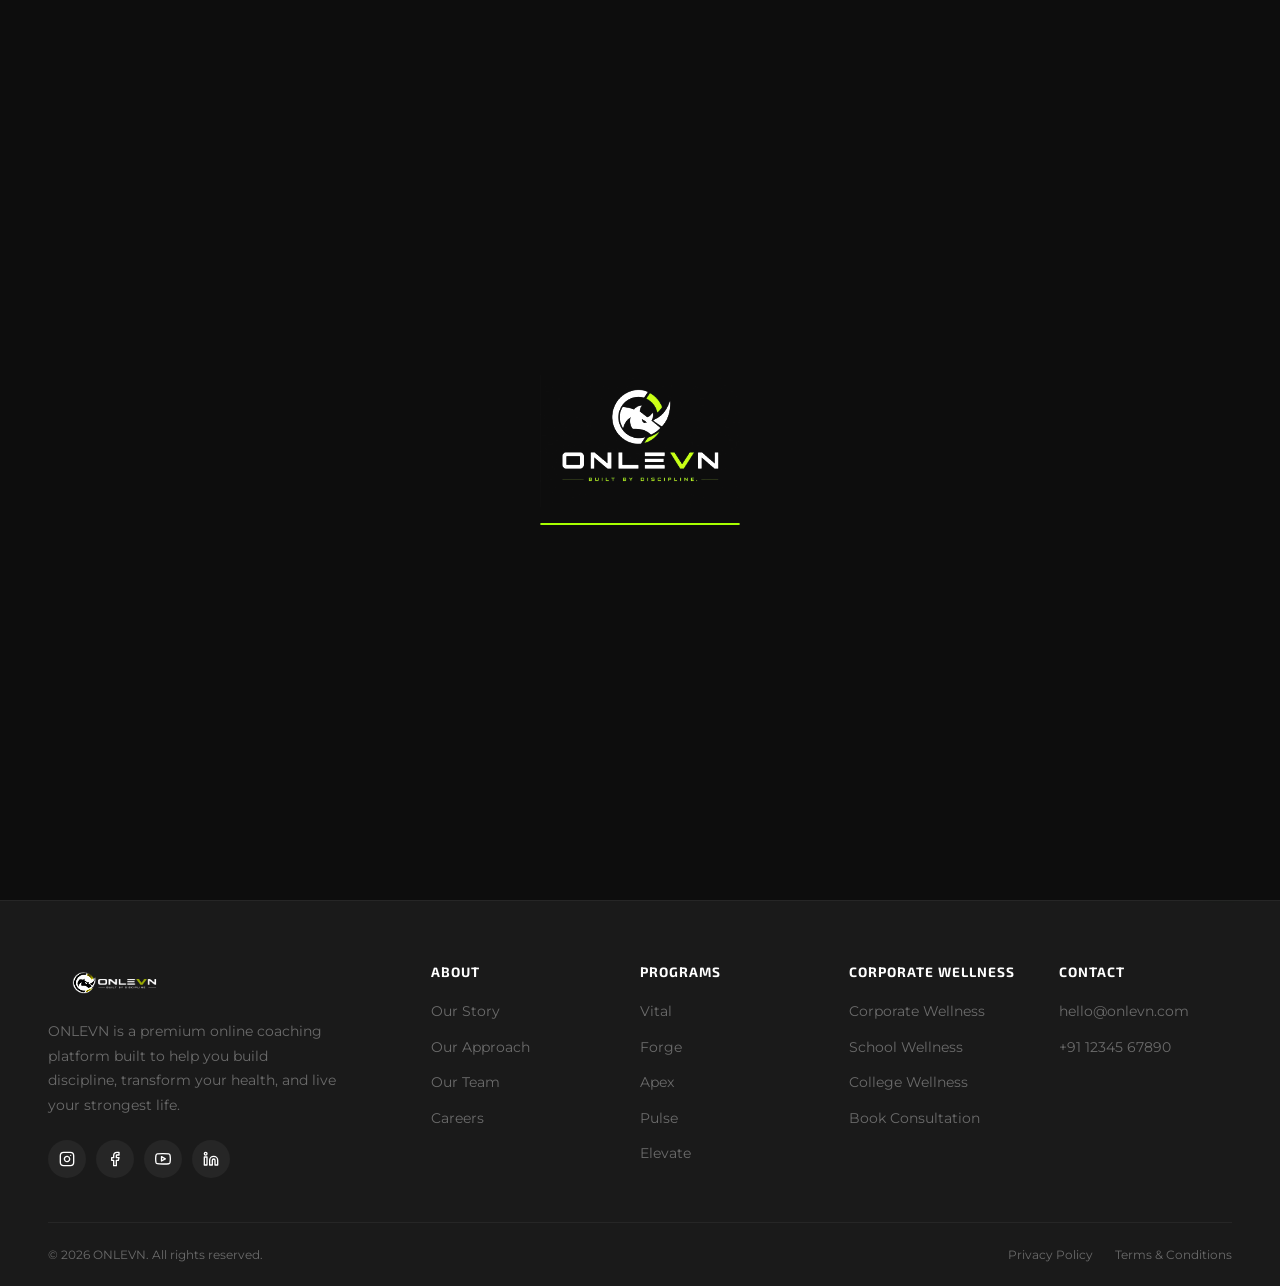
<file: download.html>
<!DOCTYPE html>
<html lang="en">
<head>
  <meta charset="UTF-8" />
  <meta name="viewport" content="width=device-width, initial-scale=1.0" />
  <title>Download ONLEVN | Premium Fitness & Wellness Platform</title>
  <meta name="description" content="Download the ONLEVN app and start your journey towards lasting discipline, fitness, and health." />
  <meta name="theme-color" content="#0D0D0D" />
  <link rel="stylesheet" href="styles.css" />
  <link rel="preconnect" href="https://fonts.googleapis.com" />
  <link rel="preconnect" href="https://fonts.gstatic.com" crossorigin />
</head>
<body>

  <!-- ═ ═ ═ ═ ═ ═ ═ ═ ═ ═ ═ ═ ═ ═ ═ ═ ═ ═ ═ ═ ═ ═ ═  PAGE LOADER ═ ═ ═ ═ ═ ═ ═ ═ ═ ═ ═ ═ ═ ═ ═ ═ ═ ═ ═ ═ ═ ═ ═  -->
  <div class="page-loader" id="pageLoader">
    <div class="loader-inner">
      <img src="brand_logo/logo_vertical.png" alt="ONLEVN" class="loader-logo-img" />
      <div class="loader-bar"><div class="loader-bar-fill"></div></div>
    </div>
  </div>

  <!-- Cursor glow -->
  <div class="cursor-glow" id="cursorGlow"></div>

  <!-- Nav overlay -->
  <div class="nav-overlay" id="navOverlay"></div>

  <!-- ═ ═ ═ ═ ═ ═ ═ ═ ═ ═ ═ ═ ═ ═ ═ ═ ═ ═ ═ ═ ═ ═ ═  NAVBAR ═ ═ ═ ═ ═ ═ ═ ═ ═ ═ ═ ═ ═ ═ ═ ═ ═ ═ ═ ═ ═ ═ ═  -->
  <nav class="navbar" id="navbar">
    <div class="container">
      <a href="index.html" class="nav-logo">
        <img src="brand_logo/logo_horizontal.png" alt="ONLEVN — Built by Discipline" />
      </a>

      <div class="nav-links" id="navLinks">
        <a href="index.html#about">Home</a>
        <a href="index.html#programs">Programs</a>
        <a href="index.html#corporate">Corporate Wellness</a>
        <a href="index.html#coach">Coach</a>
        <a href="index.html#faq">Contact</a>
      </div>

      <button class="nav-toggle" id="navToggle" aria-label="Toggle navigation">
        <span></span><span></span><span></span>
      </button>
    </div>
  </nav>

  <!-- ═ ═ ═ ═ ═ ═ ═ ═ ═ ═ ═ ═ ═ ═ ═ ═ ═ ═ ═ ═ ═ ═ ═  DOWNLOAD HERO ═ ═ ═ ═ ═ ═ ═ ═ ═ ═ ═ ═ ═ ═ ═ ═ ═ ═ ═ ═ ═ ═ ═  -->
  <section class="hero" id="download-hero" style="min-height: 100vh; padding-top: 140px;">
    <div class="hero-stripes"></div>
    <div class="container" style="align-items: center;">

      <!-- Left: copy -->
      <div class="hero-content reveal">
        <div class="hero-label">
          <span class="dot"></span>
          Experience ONLEVN
        </div>
        <h1>
          Your Coach.<br>
          <span class="text-green">In Your Pocket.</span>
        </h1>
        <p class="hero-subtitle">
          Take your customized fitness, smart nutrition, and real human coach wherever you go. The ONLEVN ecosystem is coming soon to your device.
        </p>
        
        <div class="store-btn-group">
          <!-- App Store -->
          <a href="#" class="store-btn">
            <div class="coming-soon-badge">Coming Soon</div>
            <svg viewBox="0 0 384 512" xmlns="http://www.w3.org/2000/svg">
              <path d="M318.7 268.7c-.2-36.7 16.4-64.4 50-84.8-18.8-26.9-47.2-41.7-84.7-44.6-35.5-2.8-74.3 20.7-88.5 20.7-15 0-49.4-19.7-76.4-19.7C63.3 141.2 4 184.8 4 273.5q0 39.3 14.4 81.2c12.8 36.7 59 126.7 107.2 125.2 25.2-.6 43-17.9 75.8-17.9 31.8 0 48.3 17.9 76.4 17.9 48.6-.7 90.4-82.5 102.6-119.3-65.2-30.7-61.7-90-61.7-91.9zm-56.6-164.2c27.3-32.4 24.8-61.9 24-72.5-24.1 1.4-52 16.4-67.9 34.9-17.5 19.8-27.8 44.3-25.6 71.9 26.1 2 49.9-11.4 69.5-34.3z"/>
            </svg>
            <div class="store-btn-text">
              <span>Download on the</span>
              <span>App Store</span>
            </div>
          </a>

          <!-- Google Play -->
          <a href="https://play.google.com/store/apps/details?id=com.wellnessz.onlevn&pcampaignid=web_share" class="store-btn" target="_blank" rel="noopener noreferrer" aria-label="Download ONLEVN on Google Play">
            <svg viewBox="0 0 512 512" xmlns="http://www.w3.org/2000/svg">
              <path d="M325.3 234.3L104.6 13l280.8 161.2-60.1 60.1zM47 0C34 6.8 25.3 19.2 25.3 35.3v441.3c0 16.1 8.7 28.5 21.7 35.3l256.6-256L47 0zm425.2 225.6l-58.9-34.1-65.7 64.5 65.7 64.5 60.1-34.1c18-14.3 18-46.5-1.2-60.8zM104.6 499l280.8-161.2-60.1-60.1L104.6 499z"/>
            </svg>
            <div class="store-btn-text">
              <span>Get it on</span>
              <span>Google Play</span>
            </div>
          </a>
        </div>
      </div>

      <!-- Right: Multiple Phones Fan Out -->
      <div class="hero-visual reveal-scale">
        <div class="hero-glow"></div>
        <div class="download-phones">
          <!-- Left phone (Nutrition/Workouts) -->
          <div class="download-phone-1">
            <div class="phone-mockup">
              <div class="phone-notch"></div>
              <div class="phone-screen">
                <img src="app images/Screenshot_20260711-104829.jpg" alt="ONLEVN Workouts" />
              </div>
            </div>
          </div>
          <!-- Right phone (Activity) -->
          <div class="download-phone-2">
            <div class="phone-mockup">
              <div class="phone-notch"></div>
              <div class="phone-screen">
                <img src="app images/Screenshot_20260711-104836.jpg" alt="ONLEVN Progress" />
              </div>
            </div>
          </div>
          <!-- Center phone (Main/Dashboard) -->
          <div class="download-phone-3">
            <div class="phone-mockup">
              <div class="phone-notch"></div>
              <div class="phone-screen">
                <img src="app images/Screenshot_20260711-104833.jpg" alt="ONLEVN App" />
              </div>
            </div>
          </div>
        </div>
      </div>

    </div>
  </section>

  <!-- ═ ═ ═ ═ ═ ═ ═ ═ ═ ═ ═ ═ ═ ═ ═ ═ ═ ═ ═ ═ ═ ═ ═  FOOTER ═ ═ ═ ═ ═ ═ ═ ═ ═ ═ ═ ═ ═ ═ ═ ═ ═ ═ ═ ═ ═ ═ ═  -->
  <footer class="footer">
    <div class="container">
      <div class="footer-grid">

        <div class="footer-brand">
          <div class="footer-logo">
            <img src="brand_logo/logo_horizontal.png" alt="ONLEVN" />
          </div>
          <p>ONLEVN is a premium online coaching platform built to help you build discipline, transform your health, and live your strongest life.</p>
          <div class="footer-social">
            <a href="#" aria-label="Instagram">
              <svg viewBox="0 0 24 24" fill="none" stroke="currentColor" stroke-width="2" stroke-linecap="round" stroke-linejoin="round"><rect x="2" y="2" width="20" height="20" rx="5" ry="5"/><path d="M16 11.37A4 4 0 1 1 12.63 8 4 4 0 0 1 16 11.37z"/><line x1="17.5" y1="6.5" x2="17.51" y2="6.5"/></svg>
            </a>
            <a href="#" aria-label="Facebook">
              <svg viewBox="0 0 24 24" fill="none" stroke="currentColor" stroke-width="2" stroke-linecap="round" stroke-linejoin="round"><path d="M18 2h-3a5 5 0 0 0-5 5v3H7v4h3v8h4v-8h3l1-4h-4V7a1 1 0 0 1 1-1h3z"/></svg>
            </a>
            <a href="#" aria-label="YouTube">
              <svg viewBox="0 0 24 24" fill="none" stroke="currentColor" stroke-width="2" stroke-linecap="round" stroke-linejoin="round"><path d="M22.54 6.42a2.78 2.78 0 0 0-1.94-2C18.88 4 12 4 12 4s-6.88 0-8.6.46a2.78 2.78 0 0 0-1.94 2A29 29 0 0 0 1 11.75a29 29 0 0 0 .46 5.33A2.78 2.78 0 0 0 3.4 19.1c1.72.46 8.6.46 8.6.46s6.88 0 8.6-.46a2.78 2.78 0 0 0 1.94-2 29 29 0 0 0 .46-5.25 29 29 0 0 0-.46-5.33z"/><polygon points="9.75 15.02 15.5 11.75 9.75 8.48 9.75 15.02"/></svg>
            </a>
            <a href="#" aria-label="LinkedIn">
              <svg viewBox="0 0 24 24" fill="none" stroke="currentColor" stroke-width="2" stroke-linecap="round" stroke-linejoin="round"><path d="M16 8a6 6 0 0 1 6 6v7h-4v-7a2 2 0 0 0-2-2 2 2 0 0 0-2 2v7h-4v-7a6 6 0 0 1 6-6z"/><rect x="2" y="9" width="4" height="12"/><circle cx="4" cy="4" r="2"/></svg>
            </a>
          </div>
        </div>

        <div class="footer-column">
          <h4>About</h4>
          <ul>
            <li><a href="index.html#">Our Story</a></li>
            <li><a href="index.html#">Our Approach</a></li>
            <li><a href="index.html#">Our Team</a></li>
            <li><a href="index.html#">Careers</a></li>
          </ul>
        </div>

        <div class="footer-column">
          <h4>Programs</h4>
          <ul>
            <li><a href="index.html#">Vital</a></li>
            <li><a href="index.html#">Forge</a></li>
            <li><a href="index.html#">Apex</a></li>
            <li><a href="index.html#">Pulse</a></li>
            <li><a href="index.html#">Elevate</a></li>
          </ul>
        </div>

        <div class="footer-column">
          <h4>Corporate Wellness</h4>
          <ul>
            <li><a href="index.html#corporate">Corporate Wellness</a></li>
            <li><a href="index.html#corporate">School Wellness</a></li>
            <li><a href="index.html#corporate">College Wellness</a></li>
            <li><a href="index.html#corporate">Book Consultation</a></li>
          </ul>
        </div>

        <div class="footer-column">
          <h4>Contact</h4>
          <ul>
            <li><a href="mailto:hello@onlevn.com">hello@onlevn.com</a></li>
            <li><a href="tel:+911234567890">+91 12345 67890</a></li>
          </ul>
        </div>

      </div>

      <div class="footer-bottom">
        <p>&copy; 2026 ONLEVN. All rights reserved.</p>
        <div class="footer-bottom-links">
          <a href="#">Privacy Policy</a>
          <a href="#">Terms &amp; Conditions</a>
        </div>
      </div>
    </div>
  </footer>

  <!-- ═══════════════════════ WHATSAPP FLOAT ═══════════════════════ -->
  <a href="https://wa.me/919963699918?text=Hi%2C%20I%20visited%20your%20website%20and%20would%20like%20to%20know%20more%20about%20your%20services." class="wa-float" target="_blank" rel="noopener noreferrer" aria-label="Chat with us on WhatsApp">
    <svg width="30" height="30" viewBox="0 0 24 24" fill="#fff" xmlns="http://www.w3.org/2000/svg">
      <path d="M17.472 14.382c-.297-.149-1.758-.867-2.03-.967-.273-.099-.471-.148-.67.15-.197.297-.767.966-.94 1.164-.173.199-.347.223-.644.075-.297-.15-1.255-.463-2.39-1.475-.883-.788-1.48-1.761-1.653-2.059-.173-.297-.018-.458.13-.606.134-.133.298-.347.446-.52.149-.174.198-.298.298-.497.099-.198.05-.371-.025-.52-.075-.149-.669-1.612-.916-2.207-.242-.579-.487-.5-.669-.51-.173-.008-.371-.01-.57-.01-.198 0-.52.074-.792.372-.272.297-1.04 1.016-1.04 2.479 0 1.462 1.065 2.875 1.213 3.074.149.198 2.096 3.2 5.077 4.487.709.306 1.262.489 1.694.625.712.227 1.36.195 1.871.118.571-.085 1.758-.719 2.006-1.413.248-.694.248-1.289.173-1.413-.074-.124-.272-.198-.57-.347m-5.421 7.403h-.004a9.87 9.87 0 0 1-5.031-1.378l-.361-.214-3.741.982.998-3.648-.235-.374a9.86 9.86 0 0 1-1.51-5.26c.001-5.45 4.436-9.884 9.888-9.884 2.64 0 5.122 1.03 6.988 2.898a9.825 9.825 0 0 1 2.893 6.994c-.003 5.45-4.437 9.884-9.885 9.884m8.413-18.297A11.815 11.815 0 0 0 12.05 0C5.495 0 .16 5.335.157 11.892c0 2.096.547 4.142 1.588 5.945L.057 24l6.305-1.654a11.882 11.882 0 0 0 5.683 1.448h.005c6.554 0 11.89-5.335 11.893-11.893a11.821 11.821 0 0 0-3.48-8.413Z"/>
    </svg>
    <span class="wa-tooltip">Chat with us</span>
  </a>

  <script src="main.js"></script>
</body>
</html>
</file>
<file: styles.css>
/* ============================================================
   ONLEVN — Built by Discipline.
   Premium Dark Landing Page Styles v2
   ============================================================ */

@import url('https://fonts.googleapis.com/css2?family=Exo+2:wght@400;600;700;800;900&family=Montserrat:wght@300;400;500;600;700&display=swap');

/* ---------- CSS Custom Properties ---------- */
:root {
  --green: #A6FF00;
  --green-dim: rgba(166,255,0,0.12);
  --green-glow: rgba(166,255,0,0.30);
  --black: #0D0D0D;
  --dark-grey: #1A1A1A;
  --card-bg: #161616;
  --grey: #6B6B6B;
  --light-grey: #2A2A2A;
  --white: #FFFFFF;
  --white-dim: rgba(255,255,255,0.06);
  --font-heading: 'Exo 2', sans-serif;
  --font-body:    'Montserrat', sans-serif;
  --radius: 20px;
  --radius-sm: 12px;
  --transition: 0.35s cubic-bezier(0.25,0.46,0.45,0.94);
  --transition-fast: 0.2s ease;
}

/* ---------- Reset ---------- */
*,*::before,*::after{margin:0;padding:0;box-sizing:border-box;}
html{scroll-behavior:smooth;font-size:16px;-webkit-font-smoothing:antialiased;}
body{font-family:var(--font-body);background:var(--black);color:var(--white);line-height:1.6;overflow-x:hidden;}
a{color:inherit;text-decoration:none;}
ul,ol{list-style:none;}
img{max-width:100%;height:auto;display:block;}
button{font-family:var(--font-body);cursor:pointer;border:none;outline:none;}

/* ---------- Scrollbar ---------- */
::-webkit-scrollbar{width:5px;}
::-webkit-scrollbar-track{background:var(--black);}
::-webkit-scrollbar-thumb{background:var(--grey);border-radius:3px;}
::-webkit-scrollbar-thumb:hover{background:var(--green);}
::selection{background:var(--green);color:var(--black);}

/* ---------- Container ---------- */
.container{max-width:1240px;margin:0 auto;padding:0 28px;}
section{padding:100px 0;position:relative;}

/* ---------- Section Labels ---------- */
.section-label{
  display:inline-flex;align-items:center;gap:10px;
  font-family:var(--font-body);font-size:0.72rem;font-weight:600;
  letter-spacing:3px;text-transform:uppercase;color:var(--green);
  margin-bottom:14px;
}
.section-label::before{content:'';width:28px;height:2px;background:var(--green);flex-shrink:0;}

/* ---------- Typography ---------- */
h1,h2,h3,h4,h5,h6{font-family:var(--font-heading);font-weight:700;line-height:1.1;}
h1{font-size:clamp(2.8rem,6.5vw,5.5rem);}
h2{font-size:clamp(1.9rem,3.8vw,3.2rem);}
h3{font-size:clamp(1.1rem,2vw,1.5rem);}
.text-green{color:var(--green);}
.text-grey{color:var(--grey);}
.section-subtitle{font-size:1rem;color:var(--grey);max-width:580px;line-height:1.75;}
.section-header{text-align:center;margin-bottom:60px;}
.section-header .section-subtitle{margin:14px auto 0;}

/* ---------- Buttons ---------- */
.btn{
  display:inline-flex;align-items:center;justify-content:center;gap:10px;
  padding:15px 34px;font-family:var(--font-body);font-size:0.88rem;font-weight:600;
  letter-spacing:0.4px;border-radius:60px;transition:var(--transition);
  position:relative;white-space:nowrap;
}
.btn-primary{background:var(--green);color:var(--black);}
.btn-primary:hover{background:#bfff4d;box-shadow:0 0 28px rgba(166,255,0,0.35);transform:translateY(-2px);}
.btn-secondary{background:transparent;color:var(--white);border:1.5px solid rgba(255,255,255,0.18);}
.btn-secondary:hover{border-color:var(--green);color:var(--green);transform:translateY(-2px);}
.btn-outline-green{background:transparent;color:var(--green);border:1.5px solid rgba(166,255,0,0.4);}
.btn-outline-green:hover{background:var(--green);color:var(--black);box-shadow:0 0 24px rgba(166,255,0,0.3);transform:translateY(-2px);}
.btn-sm{padding:11px 26px;font-size:0.82rem;}
.btn-icon{width:18px;height:18px;flex-shrink:0;}

/* ---------- Cards ---------- */
.card{
  background:var(--card-bg);border-radius:var(--radius);
  padding:36px 28px;border:1px solid rgba(255,255,255,0.05);
  transition:var(--transition);position:relative;overflow:hidden;
}
.card::before{
  content:'';position:absolute;top:0;left:0;right:0;height:2px;
  background:linear-gradient(90deg,transparent,var(--green),transparent);
  opacity:0;transition:var(--transition);
}
.card:hover{transform:translateY(-5px);border-color:rgba(166,255,0,0.14);box-shadow:0 18px 50px rgba(0,0,0,0.45);}
.card:hover::before{opacity:1;}
.card-icon{
  width:54px;height:54px;background:var(--green-dim);border-radius:var(--radius-sm);
  display:flex;align-items:center;justify-content:center;margin-bottom:22px;transition:var(--transition);
}
.card:hover .card-icon{background:var(--green);}
.card-icon svg{width:26px;height:26px;color:var(--green);transition:var(--transition);}
.card:hover .card-icon svg{color:var(--black);}
.card h3{margin-bottom:10px;}
.card p{color:var(--grey);font-size:0.92rem;line-height:1.7;}

/* ============================================================
   PAGE LOADER
   ============================================================ */
.page-loader{
  position:fixed;top:0;left:0;width:100%;height:100%;
  background:var(--black);display:flex;align-items:center;justify-content:center;
  z-index:9999;transition:opacity 0.6s ease,visibility 0.6s ease;
}
.page-loader.hidden{opacity:0;visibility:hidden;pointer-events:none;}
.loader-inner{text-align:center;}
.loader-logo-img{width:200px;height:auto;animation:loader-pulse 1.5s ease-in-out infinite;margin:0 auto 16px;mix-blend-mode:screen;filter:brightness(1.2);}
@keyframes loader-pulse{0%,100%{opacity:0.4;transform:scale(0.97);}50%{opacity:1;transform:scale(1);}}
.loader-bar{width:200px;height:2px;background:rgba(255,255,255,0.08);border-radius:2px;margin:0 auto;overflow:hidden;}
.loader-bar-fill{height:100%;background:var(--green);border-radius:2px;animation:bar-fill 1.2s ease forwards;}
@keyframes bar-fill{0%{width:0%;}100%{width:100%;}}

/* ============================================================
   CURSOR GLOW
   ============================================================ */
.cursor-glow{
  position:fixed;width:340px;height:340px;border-radius:50%;
  background:radial-gradient(circle,rgba(166,255,0,0.04) 0%,transparent 70%);
  pointer-events:none;z-index:0;transform:translate(-50%,-50%);
  transition:left 0.08s ease,top 0.08s ease;
}
@media(max-width:768px){.cursor-glow{display:none;}}

/* ============================================================
   NAVBAR
   ============================================================ */
.navbar{
  position:fixed;top:0;left:0;right:0;z-index:1000;
  padding:18px 0;transition:var(--transition);
}
.navbar.scrolled{
  background:rgba(13,13,13,0.92);backdrop-filter:blur(24px);
  -webkit-backdrop-filter:blur(24px);
  border-bottom:1px solid rgba(255,255,255,0.05);padding:12px 0;
}
.navbar .container{display:flex;align-items:center;justify-content:space-between;}
.nav-logo img{
  height:40px; /* Base height */
  width:auto;
  display:block;
  /* Scale it up because the image has massive transparent padding */
  transform: scale(2.2);
  transform-origin: left center;
  /* The new logo is black text on transparent bg. 
     Invert makes black->white, hue-rotate fixes the green accent. */
  filter: invert(1) hue-rotate(175deg) brightness(1.5) contrast(1.2);
}
.nav-links{display:flex;align-items:center;gap:32px;}
.nav-links a{
  font-size:0.83rem;font-weight:500;letter-spacing:0.3px;
  color:rgba(255,255,255,0.65);transition:var(--transition-fast);position:relative;
}
.nav-links a::after{
  content:'';position:absolute;bottom:-4px;left:0;width:0;height:2px;
  background:var(--green);transition:var(--transition);
}
.nav-links a:hover{color:var(--white);}
.nav-links a:hover::after{width:100%;}
.nav-cta {
  padding: 10px 22px !important;
  font-size: 0.8rem !important;
  color: var(--black) !important;
  font-weight: 700 !important;
}
.nav-links a.nav-cta::after {
  display: none;
}
.nav-links a.nav-cta:hover {
  color: var(--black) !important;
}
.nav-toggle{display:none;flex-direction:column;gap:5px;background:none;border:none;cursor:pointer;padding:4px;z-index:1001;}
.nav-toggle span{width:24px;height:2px;background:var(--white);transition:var(--transition);border-radius:2px;}
.nav-toggle.active span:nth-child(1){transform:rotate(45deg) translate(5px,5px);}
.nav-toggle.active span:nth-child(2){opacity:0;}
.nav-toggle.active span:nth-child(3){transform:rotate(-45deg) translate(5px,-5px);}
.nav-overlay{position:fixed;inset:0;background:rgba(0,0,0,0.55);z-index:998;opacity:0;visibility:hidden;transition:var(--transition);}
.nav-overlay.active{opacity:1;visibility:visible;}

/* ============================================================
   PHONE MOCKUP — ultra-thin border style
   ============================================================ */
.phone-mockup {
  position: relative;
  display: inline-block;
  /* 3px border = ultra-thin bezel */
  border: 3px solid #2e2e34;
  border-radius: 40px;
  background: #0a0a0a;
  box-shadow:
    0 0 0 1px rgba(255,255,255,0.06),
    0 20px 60px rgba(0,0,0,0.8),
    0 0 0 6px #111113;
  overflow: hidden; /* clip the screen inside the frame */
}

/* Side buttons — left */
.phone-mockup::before {
  content: '';
  position: absolute;
  left: -9px;
  top: 80px;
  width: 4px;
  height: 28px;
  background: #2e2e34;
  border-radius: 2px 0 0 2px;
  box-shadow: 0 38px 0 #2e2e34;
}
/* Power button — right */
.phone-mockup::after {
  content: '';
  position: absolute;
  right: -9px;
  top: 100px;
  width: 4px;
  height: 50px;
  background: #2e2e34;
  border-radius: 0 2px 2px 0;
}

/* Inner screen — no extra padding, screen fills the frame */
.phone-screen {
  width: 100%;
  height: 100%;
  overflow: hidden;
  position: relative;
  background: #000;
  border-radius: 37px; /* matches outer radius minus border */
}

/* Dynamic island — small pill, realistic size */
.phone-notch {
  position: absolute;
  top: 10px;
  left: 50%;
  transform: translateX(-50%);
  width: 54px;
  height: 15px;
  background: #000;
  border-radius: 8px;
  z-index: 10;
}

/* Screenshot — natural aspect ratio, perfectly cropped using negative margins */
.phone-screen img {
  width: 100%;
  height: auto;          
  /* Push the image up to hide the status bar 
     (Margin % is based on width. Height is ~2.16x width, so 11% of width = ~5% of height) */
  margin-top: -11%;
  /* Pull the bottom up to hide the home bar */
  margin-bottom: -6%;
  display: block;
}

/* ============================================================
   HERO SECTION
   ============================================================ */
.hero{
  min-height:100vh;display:flex;align-items:center;
  padding-top:90px;position:relative;overflow:hidden;
}
/* Diagonal stripe accents */
.hero-stripes{
  position:absolute;top:0;right:0;width:45%;height:100%;
  background:
    repeating-linear-gradient(
      -55deg,
      transparent,
      transparent 38px,
      rgba(166,255,0,0.025) 38px,
      rgba(166,255,0,0.025) 40px
    );
  pointer-events:none;z-index:0;
}
.hero .container{
  display:grid;grid-template-columns:1fr 1fr;gap:48px;align-items:center;
  position:relative;z-index:2;
}
.hero-content{}
.hero-label{
  display:inline-flex;align-items:center;gap:10px;
  padding:8px 20px;background:var(--green-dim);border-radius:60px;
  font-size:0.78rem;font-weight:600;color:var(--green);letter-spacing:1px;
  text-transform:uppercase;margin-bottom:28px;border:1px solid rgba(166,255,0,0.18);
}
.hero-label .dot{
  width:7px;height:7px;background:var(--green);border-radius:50%;
  animation:pulse-dot 2s ease-in-out infinite;flex-shrink:0;
}
@keyframes pulse-dot{0%,100%{opacity:1;transform:scale(1);}50%{opacity:0.5;transform:scale(1.6);}}
.hero h1{margin-bottom:22px;font-weight:900;text-transform:uppercase;letter-spacing:-1px;}
.hero-subtitle{font-size:1.05rem;color:var(--grey);max-width:480px;margin-bottom:36px;line-height:1.8;}
.hero-buttons{display:flex;gap:14px;flex-wrap:wrap;}

/* Hero visual */
.hero-visual{
  position:relative;display:flex;justify-content:center;
  align-items:center;z-index:2;
}
.hero-phone-wrap{
  position:relative;z-index:3;
  animation:float 6s ease-in-out infinite;
}
.hero-phone-wrap .phone-mockup{width:260px;}
.hero-phone-wrap .phone-screen{height:auto;}

@keyframes float{0%,100%{transform:translateY(0);}50%{transform:translateY(-18px);}}

.hero-glow{
  position:absolute;width:320px;height:320px;
  background:radial-gradient(circle,rgba(166,255,0,0.12) 0%,transparent 65%);
  border-radius:50%;z-index:1;animation:glow-pulse 4s ease-in-out infinite;
}
@keyframes glow-pulse{0%,100%{transform:scale(1);opacity:0.6;}50%{transform:scale(1.15);opacity:1;}}

/* Floating stat cards */
.hero-stat{
  position:absolute;
  background:rgba(22,22,22,0.88);backdrop-filter:blur(16px);
  border:1px solid rgba(255,255,255,0.08);border-radius:14px;
  padding:14px 18px;z-index:5;animation:float-stat 5s ease-in-out infinite;
  white-space:nowrap;
}
.hero-stat-1{top:12%;right:-8%;animation-delay:0s;}
.hero-stat-2{bottom:18%;left:-8%;animation-delay:1.5s;}
.hero-stat-3{top:52%;right:-14%;animation-delay:3s;}
@keyframes float-stat{0%,100%{transform:translateY(0);}50%{transform:translateY(-8px);}}
.hero-stat .stat-label{font-size:0.66rem;color:var(--grey);text-transform:uppercase;letter-spacing:1px;margin-bottom:4px;}
.hero-stat .stat-value{font-family:var(--font-heading);font-size:1.3rem;font-weight:700;color:var(--green);}
.hero-stat .stat-unit{font-size:0.7rem;color:var(--grey);margin-left:2px;}
.hero-stat-row{display:flex;align-items:baseline;gap:4px;}

/* ============================================================
   ABOUT / ECOSYSTEM
   ============================================================ */
#about{background:var(--black);}
.section-header{position:relative;}
.section-header h2{letter-spacing:-0.045em;}
.about-grid{display:grid;grid-template-columns:repeat(4,1fr);gap:20px;}
.about-card{text-align:center;padding:44px 24px;}
.about-card .card-icon{margin:0 auto 20px;}

/* ============================================================
   HOW IT WORKS
   ============================================================ */
#how-it-works{background:var(--dark-grey);}
.steps-grid{
  display:grid;grid-template-columns:repeat(4,1fr);gap:28px;position:relative;
}
.steps-grid::before{
  content:'';position:absolute;top:36px;left:15%;right:15%;height:2px;
  background:linear-gradient(90deg,transparent,rgba(166,255,0,0.3),rgba(166,255,0,0.3),transparent);
  z-index:0;
}
.step-card{
  text-align:center;position:relative;z-index:1;
  background:transparent;border:none;padding:20px 20px 28px;
}
.step-card:hover{transform:translateY(-5px);box-shadow:none;border-color:transparent;}
.step-card::before{display:none;}
.step-number{
  width:68px;height:68px;background:var(--black);border:2px solid var(--green);
  border-radius:50%;display:flex;align-items:center;justify-content:center;
  font-family:var(--font-heading);font-size:1.35rem;font-weight:800;color:var(--green);
  margin:0 auto 24px;transition:var(--transition);
}
.step-card:hover .step-number{background:var(--green);color:var(--black);box-shadow:0 0 28px rgba(166,255,0,0.3);}
.step-card h3{margin-bottom:10px;}
.step-card p{color:var(--grey);font-size:0.88rem;line-height:1.65;}

/* ============================================================
   APP SHOWCASE
   ============================================================ */
#app-showcase{background:var(--black);overflow:hidden;}

.showcase-phones{
  display: flex;
  justify-content: center;
  align-items: flex-end; /* stagger: center phone sits highest */
  gap: 14px;
  margin-bottom: 48px;
}

/* Every phone: exact natural aspect ratio 9:19.5 */
.showcase-item {
  display: flex;
  flex-direction: column;
  align-items: center;
  gap: 14px;
  transition: transform 0.35s ease;
}

/* Uniform phone width — height is driven by the image naturally */
.showcase-item .phone-mockup {
  width: 178px;
  /* NO fixed height — image drives the frame */
}
.showcase-item .phone-screen {
  height: auto;
}

/* Center phone: slightly wider */
.showcase-item.center .phone-mockup {
  width: 200px;
}

/* Hover lift */
.showcase-item:hover {
  transform: translateY(-10px);
}
.showcase-item .phone-mockup {
  transition: box-shadow 0.35s ease;
}
.showcase-item:hover .phone-mockup {
  box-shadow:
    0 0 0 1px rgba(255,255,255,0.08),
    0 30px 80px rgba(0,0,0,0.9),
    0 0 0 6px #111113,
    0 0 40px rgba(166,255,0,0.1);
}

.showcase-label-text h4{
  font-family:var(--font-heading);font-size:0.85rem;font-weight:700;
  text-align:center;margin-bottom:3px;letter-spacing:0.5px;
}
.showcase-label-text p{font-size:0.74rem;color:var(--grey);text-align:center;}

/* ============================================================
   WHY ONLEVN
   ============================================================ */
#why-onlevn{background:var(--dark-grey);}
.why-grid{display:grid;grid-template-columns:repeat(4,1fr);gap:20px;}

/* ============================================================
   PROGRAMS
   ============================================================ */
#programs{background:var(--black);}
.programs-grid{display:grid;grid-template-columns:repeat(5,1fr);gap:20px;}
.program-card{text-align:center;padding:36px 20px;}
.program-card .program-icon{
  width:56px;height:56px;margin:0 auto 16px;background:var(--green-dim);
  border-radius:50%;display:flex;align-items:center;justify-content:center;
  transition:var(--transition);
}
.program-card:hover .program-icon{background:var(--green);}
.program-card .program-icon svg{width:26px;height:26px;color:var(--green);transition:var(--transition);}
.program-card:hover .program-icon svg{color:var(--black);}
.program-card .program-name{
  font-family:var(--font-heading);font-size:1.4rem;font-weight:800;
  text-transform:uppercase;letter-spacing:2px;margin-bottom:4px;color:var(--green);
}
.program-card .program-tag{
  font-size:0.7rem;color:var(--grey);letter-spacing:1.5px;
  text-transform:uppercase;margin-bottom:14px;
}
.program-card p{color:var(--grey);font-size:0.85rem;line-height:1.6;margin-bottom:22px;}
.program-card .btn{width:100%;}

/* ============================================================
   CORPORATE / SCHOOLS / COLLEGES
   ============================================================ */
#corporate{background:var(--dark-grey);}
.corporate-grid{display:grid;grid-template-columns:repeat(3,1fr);gap:28px;margin-bottom:44px;}
.corporate-card{text-align:center;padding:44px 28px;}
.corporate-card .card-icon{margin:0 auto 20px;width:60px;height:60px;}
.corporate-cta{text-align:center;}

/* ============================================================
   MEET THE COACH
   ============================================================ */
#coach{background:var(--black);overflow:hidden;}
.coach-wrapper{display:grid;grid-template-columns:1fr 1.1fr;gap:64px;align-items:center;}
.coach-image-wrapper{position:relative;}
.coach-img-outer{
  border-radius:var(--radius);overflow:hidden;
  box-shadow:0 24px 60px rgba(0,0,0,0.5);position:relative;
}
.coach-img-outer img{
  width:100%;height:520px;object-fit:cover;object-position:top center;display:block;
}
/* Green accent corner */
.coach-accent-tl{
  position:absolute;top:-18px;left:-18px;
  width:80px;height:80px;
  border-top:3px solid var(--green);border-left:3px solid var(--green);
  border-radius:var(--radius) 0 0 0;
  pointer-events:none;
}
.coach-accent-br{
  position:absolute;bottom:-18px;right:-18px;
  width:80px;height:80px;
  border-bottom:3px solid var(--green);border-right:3px solid var(--green);
  border-radius:0 0 var(--radius) 0;
  pointer-events:none;
}
.coach-content h2{margin-bottom:10px;}
.coach-subtitle{color:var(--green);font-size:0.8rem;font-weight:600;letter-spacing:2px;text-transform:uppercase;margin-bottom:20px;}
.coach-intro{color:rgba(255,255,255,0.7);font-size:0.98rem;line-height:1.85;margin-bottom:28px;}
.coach-philosophy{background:var(--dark-grey);border-radius:var(--radius);padding:28px 32px;border-left:3px solid var(--green);}
.coach-philosophy h4{
  font-family:var(--font-heading);font-size:0.85rem;font-weight:700;color:var(--green);
  margin-bottom:14px;text-transform:uppercase;letter-spacing:1.5px;
}
.coach-philosophy ul li{
  padding:7px 0 7px 22px;position:relative;
  color:rgba(255,255,255,0.75);font-size:0.9rem;border-bottom:1px solid rgba(255,255,255,0.05);
}
.coach-philosophy ul li:last-child{border-bottom:none;}
.coach-philosophy ul li::before{content:'→';position:absolute;left:0;color:var(--green);font-weight:700;}

/* ============================================================
   FAQ
   ============================================================ */
#faq{background:var(--dark-grey);}
.faq-wrapper{max-width:780px;margin:0 auto;}
.faq-item{border-bottom:1px solid rgba(255,255,255,0.06);}
.faq-question{
  display:flex;align-items:center;justify-content:space-between;width:100%;
  padding:22px 0;background:none;color:var(--white);
  font-family:var(--font-body);font-size:1rem;font-weight:600;
  text-align:left;transition:var(--transition-fast);cursor:pointer;gap:16px;
}
.faq-question:hover{color:var(--green);}
.faq-icon{
  width:34px;height:34px;min-width:34px;background:var(--green-dim);border-radius:50%;
  display:flex;align-items:center;justify-content:center;transition:var(--transition);
}
.faq-item.active .faq-icon{background:var(--green);transform:rotate(45deg);}
.faq-icon svg{width:16px;height:16px;color:var(--green);transition:var(--transition);}
.faq-item.active .faq-icon svg{color:var(--black);}
.faq-answer{max-height:0;overflow:hidden;transition:max-height 0.4s ease;}
.faq-item.active .faq-answer{max-height:280px;}
.faq-answer p{padding-bottom:22px;color:var(--grey);font-size:0.93rem;line-height:1.8;}

/* ============================================================
   FINAL CTA
   ============================================================ */
#final-cta{
  background:var(--black);text-align:center;padding:130px 0;
  position:relative;overflow:hidden;
}
#final-cta::before{
  content:'';position:absolute;top:50%;left:50%;transform:translate(-50%,-50%);
  width:700px;height:700px;
  background:radial-gradient(circle,rgba(166,255,0,0.06) 0%,transparent 65%);
  border-radius:50%;pointer-events:none;
}
#final-cta .container{position:relative;z-index:2;}
#final-cta h2{font-size:clamp(2.5rem,5vw,4.5rem);font-weight:900;text-transform:uppercase;margin-bottom:8px;}
#final-cta .cta-subtitle{font-size:1.1rem;color:var(--grey);margin-bottom:36px;}

/* ============================================================
   FOOTER
   ============================================================ */
.footer{background:var(--dark-grey);padding:64px 0 0;border-top:1px solid rgba(255,255,255,0.05);}
.footer-grid{display:grid;grid-template-columns:2fr 1fr 1fr 1fr 1fr;gap:36px;margin-bottom:44px;}
.footer-logo img{
  height:40px;
  width:auto;
  margin-bottom:14px;
  transform: scale(2.2);
  transform-origin: left center;
  filter: invert(1) hue-rotate(175deg) brightness(1.5) contrast(1.2);
}
.footer-brand p{color:var(--grey);font-size:0.88rem;line-height:1.75;max-width:290px;}
.footer-social{display:flex;gap:10px;margin-top:22px;}
.footer-social a{
  width:38px;height:38px;background:rgba(255,255,255,0.05);border-radius:50%;
  display:flex;align-items:center;justify-content:center;transition:var(--transition);
}
.footer-social a:hover{background:var(--green);}
.footer-social a svg{width:16px;height:16px;color:var(--white);transition:var(--transition);}
.footer-social a:hover svg{color:var(--black);}
.footer-column h4{
  font-family:var(--font-heading);font-size:0.85rem;font-weight:700;
  text-transform:uppercase;letter-spacing:1px;margin-bottom:18px;color:var(--white);
}
.footer-column ul li{margin-bottom:10px;}
.footer-column ul li a{color:var(--grey);font-size:0.85rem;transition:var(--transition-fast);}
.footer-column ul li a:hover{color:var(--green);padding-left:4px;}
.footer-bottom{
  border-top:1px solid rgba(255,255,255,0.05);padding:22px 0;
  display:flex;align-items:center;justify-content:space-between;
}
.footer-bottom p{color:var(--grey);font-size:0.78rem;}
.footer-bottom-links{display:flex;gap:22px;}
.footer-bottom-links a{color:var(--grey);font-size:0.78rem;transition:var(--transition-fast);}
.footer-bottom-links a:hover{color:var(--green);}

/* ============================================================
   SCROLL REVEAL
   ============================================================ */
.reveal{opacity:0;transform:translateY(36px);transition:opacity 0.75s ease,transform 0.75s ease;}
.reveal.visible{opacity:1;transform:translateY(0);}
.reveal-delay-1{transition-delay:0.1s;}
.reveal-delay-2{transition-delay:0.2s;}
.reveal-delay-3{transition-delay:0.3s;}
.reveal-delay-4{transition-delay:0.4s;}
.reveal-delay-5{transition-delay:0.5s;}
.reveal-scale{opacity:0;transform:scale(0.92);transition:opacity 0.75s ease,transform 0.75s ease;}
.reveal-scale.visible{opacity:1;transform:scale(1);}

/* ============================================================
   LIFESTYLE & PRODUCT REVIEWS
   ============================================================ */
#lifestyle-reviews { background: var(--dark-grey); }

/* 3-column card grid */
.review-grid {
  display: grid;
  grid-template-columns: repeat(3, 1fr);
  gap: 24px;
  margin-bottom: 48px;
}

/* Card layout: flex column so CTA always sits at the bottom */
.review-card {
  display: flex;
  flex-direction: column;
  gap: 0;
  padding: 36px 28px 28px;
}
.review-card-body {
  flex: 1;           /* pushes CTA to the bottom */
  margin-bottom: 24px;
}
.review-card-body h3 { margin-bottom: 10px; }
.review-card-body p  { color: var(--grey); font-size: 0.92rem; line-height: 1.7; }

/* Icon scale on hover */
.review-icon { transition: var(--transition); }
.review-card:hover .review-icon { transform: scale(1.12); }

/* CTA link width */
.review-cta { align-self: flex-start; }

/* ── Featured Banner ─────────────────────────────────────── */
.review-featured-banner {
  position: relative;
  overflow: hidden;
  background: linear-gradient(135deg, rgba(166,255,0,0.07) 0%, rgba(166,255,0,0.03) 60%, transparent 100%);
  border: 1px solid rgba(166,255,0,0.18);
  border-radius: var(--radius);
  padding: 56px 60px;
  display: flex;
  align-items: center;
  justify-content: flex-start;
  margin-top: 16px;
}
.review-featured-inner {
  position: relative;
  z-index: 2;
  max-width: 620px;
}
.review-featured-label {
  display: inline-flex;
  align-items: center;
  gap: 10px;
  padding: 7px 18px;
  background: var(--green-dim);
  border: 1px solid rgba(166,255,0,0.18);
  border-radius: 60px;
  font-size: 0.75rem;
  font-weight: 700;
  color: var(--green);
  letter-spacing: 1.5px;
  text-transform: uppercase;
  margin-bottom: 20px;
}
.review-featured-label .dot {
  width: 7px; height: 7px;
  background: var(--green);
  border-radius: 50%;
  animation: pulse-dot 2s ease-in-out infinite;
  flex-shrink: 0;
}
.review-featured-inner h3 {
  font-size: clamp(1.4rem, 2.5vw, 2rem);
  font-weight: 800;
  margin-bottom: 12px;
  letter-spacing: -0.03em;
}
.review-featured-inner p {
  color: var(--grey);
  font-size: 0.97rem;
  line-height: 1.75;
  margin-bottom: 28px;
  max-width: 520px;
}
/* Decorative glow blob in the banner */
.review-featured-glow {
  position: absolute;
  right: -60px;
  top: 50%;
  transform: translateY(-50%);
  width: 360px;
  height: 360px;
  background: radial-gradient(circle, rgba(166,255,0,0.1) 0%, transparent 65%);
  border-radius: 50%;
  pointer-events: none;
  z-index: 1;
  animation: glow-pulse 5s ease-in-out infinite;
}

/* Responsive */
@media(max-width:1100px) {
  .review-grid { grid-template-columns: repeat(2, 1fr); }
}
@media(max-width:768px) {
  .review-grid { grid-template-columns: 1fr; }
  .review-featured-banner { padding: 40px 28px; }
}

/* ============================================================
   DOWNLOAD PAGE
   ============================================================ */
.store-btn-group {
  display: flex;
  gap: 24px;
  flex-wrap: wrap;
  margin-top: 40px;
}
.store-btn {
  position: relative;
  display: flex;
  align-items: center;
  gap: 16px;
  background: var(--card-bg);
  border: 1px solid rgba(255,255,255,0.1);
  padding: 14px 28px;
  border-radius: 16px;
  color: var(--white);
  transition: var(--transition);
  min-width: 220px;
}
.store-btn:hover {
  background: #1f1f1f;
  border-color: rgba(166,255,0,0.3);
  transform: translateY(-4px);
  box-shadow: 0 12px 30px rgba(0,0,0,0.4);
}
.store-btn svg {
  width: 32px;
  height: 32px;
  fill: currentColor;
}
.store-btn-text {
  display: flex;
  flex-direction: column;
  align-items: flex-start;
}
.store-btn-text span:first-child {
  font-size: 0.7rem;
  color: var(--grey);
  letter-spacing: 0.5px;
  text-transform: uppercase;
}
.store-btn-text span:last-child {
  font-family: var(--font-heading);
  font-size: 1.25rem;
  font-weight: 700;
  line-height: 1.2;
}
.coming-soon-badge {
  position: absolute;
  top: -10px;
  right: -10px;
  background: var(--green);
  color: var(--black);
  font-size: 0.65rem;
  font-weight: 800;
  padding: 4px 10px;
  border-radius: 20px;
  text-transform: uppercase;
  letter-spacing: 1px;
  box-shadow: 0 4px 12px rgba(166,255,0,0.4);
  transform: rotate(6deg);
}

.download-phones {
  position: relative;
  display: flex;
  justify-content: center;
  align-items: center;
  height: 520px;
  width: 100%;
}
.download-phone-1, .download-phone-2, .download-phone-3 {
  position: absolute;
  transition: transform 0.6s cubic-bezier(0.2, 0.8, 0.2, 1), opacity 0.6s ease;
}
.download-phone-1 .phone-mockup, .download-phone-2 .phone-mockup, .download-phone-3 .phone-mockup {
  width: 220px;
}
.download-phone-1 {
  transform: translateX(-120px) translateY(20px) rotate(-8deg) scale(0.85);
  z-index: 1;
  opacity: 0.5;
}
.download-phone-2 {
  transform: translateX(120px) translateY(20px) rotate(8deg) scale(0.85);
  z-index: 1;
  opacity: 0.5;
}
.download-phone-3 {
  z-index: 3;
  transform: translateY(-10px) scale(1);
}
/* Hover effect: fan out more! */
.download-phones:hover .download-phone-1 {
  transform: translateX(-170px) translateY(10px) rotate(-14deg) scale(0.9);
  opacity: 0.9;
}
.download-phones:hover .download-phone-2 {
  transform: translateX(170px) translateY(10px) rotate(14deg) scale(0.9);
  opacity: 0.9;
}
.download-phones:hover .download-phone-3 {
  transform: translateY(-20px) scale(1.05);
}

/* ============================================================
   RESPONSIVE — TABLET
   ============================================================ */
@media(max-width:1100px){
  .programs-grid{grid-template-columns:repeat(3,1fr);}
  .about-grid,.why-grid{grid-template-columns:repeat(2,1fr);}
}
@media(max-width:900px){
  section{padding:72px 0;}
  .hero .container{grid-template-columns:1fr;text-align:center;}
  .hero-subtitle{margin:0 auto 32px;}
  .hero-buttons{justify-content:center;}
  .hero-visual{margin-top:32px;}
  .hero-phone-wrap .phone-mockup{width:200px;}
  .hero-phone-wrap .phone-screen{height:auto;}
  .hero-stat-1,.hero-stat-2,.hero-stat-3{display:none;}
  .steps-grid{grid-template-columns:repeat(2,1fr);}
  .steps-grid::before{display:none;}
  .coach-wrapper{grid-template-columns:1fr;gap:40px;}
  .coach-img-outer img{height:400px;}
  .footer-grid{grid-template-columns:repeat(3,1fr);}
}
@media(max-width:768px){
  section{padding:50px 0;}
  h1{font-size:clamp(2rem,8vw,3rem);}
  h2{font-size:clamp(1.5rem,5vw,2.2rem);}
  .container{padding:0 16px;}
  /* Mobile nav */
  .nav-links{
    position:fixed;top:0;right:-100%;width:80%;max-width:320px;height:100vh;
    background:rgba(13,13,13,0.98);backdrop-filter:blur(20px);
    flex-direction:column;justify-content:center;padding:40px 32px;
    transition:var(--transition);z-index:999;gap:28px;
  }
  .nav-links.active{right:0;}
  .nav-links a{font-size:1.1rem;}
  .nav-toggle{display:flex;}
  
  /* Hero */
  .hero{padding:110px 0 60px;}
  .hero-glow{width:220px;height:220px;}
  .hero-stripes{opacity:0.2;}
  
  /* App Showcase (Base setup before carousels) */
  .showcase-phones{
    justify-content:flex-start;
  }
  .showcase-item .phone-mockup{width:150px;min-width:150px;}
  .showcase-item.center .phone-mockup{width:165px;min-width:165px;}
  
  /* ============================================================
     PREMIUM MOBILE CAROUSELS (Swipeable Grids)
     ============================================================ */
  /* Remove old grid styles */
  .about-grid, .steps-grid, .why-grid, .corporate-grid, .programs-grid, .review-grid, .showcase-phones {
    display: flex;
    flex-wrap: nowrap;
    overflow-x: auto;
    scroll-snap-type: x mandatory;
    scroll-behavior: smooth;
    -webkit-overflow-scrolling: touch;
    scrollbar-width: none;
    padding-bottom: 24px;
    margin-right: -16px; /* Allow bleeding to edge */
    padding-right: 16px;
    gap: 16px;
  }
  
  /* Hide scrollbars */
  .about-grid::-webkit-scrollbar, .steps-grid::-webkit-scrollbar, .why-grid::-webkit-scrollbar, 
  .corporate-grid::-webkit-scrollbar, .programs-grid::-webkit-scrollbar, 
  .review-grid::-webkit-scrollbar, .showcase-phones::-webkit-scrollbar {
    display: none;
  }
  
  /* Cards take up 85% of screen width to hint at more content */
  .about-grid > *, .steps-grid > *, .why-grid > *, .corporate-grid > *, 
  .programs-grid > *, .review-grid > * {
    flex: 0 0 85%;
    scroll-snap-align: center;
  }
  .showcase-phones > * {
    flex: 0 0 auto;
    scroll-snap-align: center;
  }
  
  /* Swipe Hint Badges (CSS-only) */
  #about .section-header::after, 
  #how-it-works .section-header::after, 
  #programs .section-header::after, 
  #corporate .section-header::after, 
  #lifestyle-reviews .section-header::after {
    content: 'Swipe \2192';
    display: inline-block;
    font-size: 0.65rem;
    font-weight: 800;
    text-transform: uppercase;
    letter-spacing: 2px;
    color: var(--black);
    background: var(--green);
    padding: 6px 14px;
    border-radius: 30px;
    margin-top: 18px;
    box-shadow: 0 4px 14px rgba(166,255,0,0.3);
    animation: swipe-bounce 2s infinite ease-in-out;
  }
  
  /* Cards Padding */
  .card, .about-card, .corporate-card{padding:24px 20px;}
  .program-card{padding:24px 16px;}
  
  /* Meet the Coach */
  .coach-img-outer img{height:320px;}
  .coach-accent-tl, .coach-accent-br{width:40px;height:40px;border-width:2px;}
  
  /* Lifestyle Reviews */
  .review-featured-banner{padding:32px 20px;}
  .review-featured-glow{display:none;}
  
  /* Footer */
  .footer-grid{grid-template-columns:1fr;}
  .footer-bottom{flex-direction:column;gap:14px;text-align:center;}
  #final-cta{padding:80px 0;}
  
  /* Download Page Phones - Fixed Fan Out */
  .download-phones{height:360px;}
  .download-phone-1 { transform: translateX(-80px) translateY(20px) rotate(-8deg) scale(0.65) !important; margin-top: -60px;}
  .download-phone-2 { transform: translateX(80px) translateY(20px) rotate(8deg) scale(0.65) !important; margin-top: -60px;}
  .download-phone-3 { transform: translateY(-10px) scale(0.7) !important; margin-top: -60px;}
  
  .download-phones:hover .download-phone-1 { transform: translateX(-100px) translateY(10px) rotate(-14deg) scale(0.68) !important; }
  .download-phones:hover .download-phone-2 { transform: translateX(100px) translateY(10px) rotate(14deg) scale(0.68) !important; }
  .download-phones:hover .download-phone-3 { transform: translateY(-20px) scale(0.75) !important; }
}

@media(max-width:480px){
  /* Ensure carousels still work perfectly on tiny screens */
  .about-grid > *, .steps-grid > *, .why-grid > *, .corporate-grid > *, 
  .programs-grid > *, .review-grid > * {
    flex: 0 0 90%;
  }
  
  /* Full width stacked buttons */
  .hero-buttons, .store-btn-group{flex-direction:column;align-items:stretch;}
  .btn, .store-btn{width:100%;max-width:none;justify-content:center;}
  .store-btn-group{gap:16px;}
  
  /* Download page phones - even tighter for very small screens */
  .download-phones{height:280px;}
  .download-phone-1 { transform: translateX(-50px) translateY(10px) rotate(-8deg) scale(0.55) !important; margin-top:-100px;}
  .download-phone-2 { transform: translateX(50px) translateY(10px) rotate(8deg) scale(0.55) !important; margin-top:-100px;}
  .download-phone-3 { transform: translateY(-10px) scale(0.6) !important; margin-top:-100px;}
}

@media(prefers-reduced-motion:reduce){
  *,*::before,*::after{animation-duration:0.01ms!important;animation-iteration-count:1!important;scroll-behavior:auto!important;transition-duration:0.01ms!important;}
}

@keyframes swipe-bounce {
  0%, 100% { transform: translateX(0); }
  50% { transform: translateX(6px); }
}

/* ============================================================
   WHATSAPP FLOATING BUTTON
   ============================================================ */
.wa-float {
  position: fixed;
  bottom: 28px;
  right: 28px;
  z-index: 9000;
  width: 58px;
  height: 58px;
  background: #25D366;
  border-radius: 50%;
  display: flex;
  align-items: center;
  justify-content: center;
  box-shadow: 0 6px 24px rgba(37,211,102,0.45), 0 2px 8px rgba(0,0,0,0.3);
  transition: transform 0.3s cubic-bezier(0.25,0.46,0.45,0.94), box-shadow 0.3s ease;
  text-decoration: none;
}
.wa-float::before {
  content: '';
  position: absolute;
  width: 100%;
  height: 100%;
  border-radius: 50%;
  background: #25D366;
  animation: wa-pulse 2.5s ease-out infinite;
  z-index: -1;
}
@keyframes wa-pulse {
  0%   { transform: scale(1);   opacity: 0.7; }
  70%  { transform: scale(1.6); opacity: 0;   }
  100% { transform: scale(1.6); opacity: 0;   }
}
.wa-float svg {
  width: 30px;
  height: 30px;
  color: #fff;
  fill: #fff;
  flex-shrink: 0;
}
.wa-float:hover {
  transform: scale(1.1) translateY(-3px);
  box-shadow: 0 10px 32px rgba(37,211,102,0.55), 0 4px 12px rgba(0,0,0,0.3);
}
/* Tooltip */
.wa-tooltip {
  position: absolute;
  right: 68px;
  top: 50%;
  transform: translateY(-50%);
  background: rgba(13,13,13,0.92);
  color: #fff;
  font-family: var(--font-body);
  font-size: 0.78rem;
  font-weight: 600;
  padding: 7px 14px;
  border-radius: 8px;
  white-space: nowrap;
  opacity: 0;
  pointer-events: none;
  transition: opacity 0.25s ease;
  border: 1px solid rgba(255,255,255,0.08);
}
.wa-tooltip::after {
  content: '';
  position: absolute;
  right: -6px;
  top: 50%;
  transform: translateY(-50%);
  border: 6px solid transparent;
  border-right: none;
  border-left-color: rgba(13,13,13,0.92);
}
.wa-float:hover .wa-tooltip {
  opacity: 1;
}
@media(max-width:768px) {
  .wa-float { bottom: 20px; right: 20px; width: 52px; height: 52px; }
  .wa-float svg { width: 26px; height: 26px; }
  .wa-tooltip { display: none; }
}
</file>
